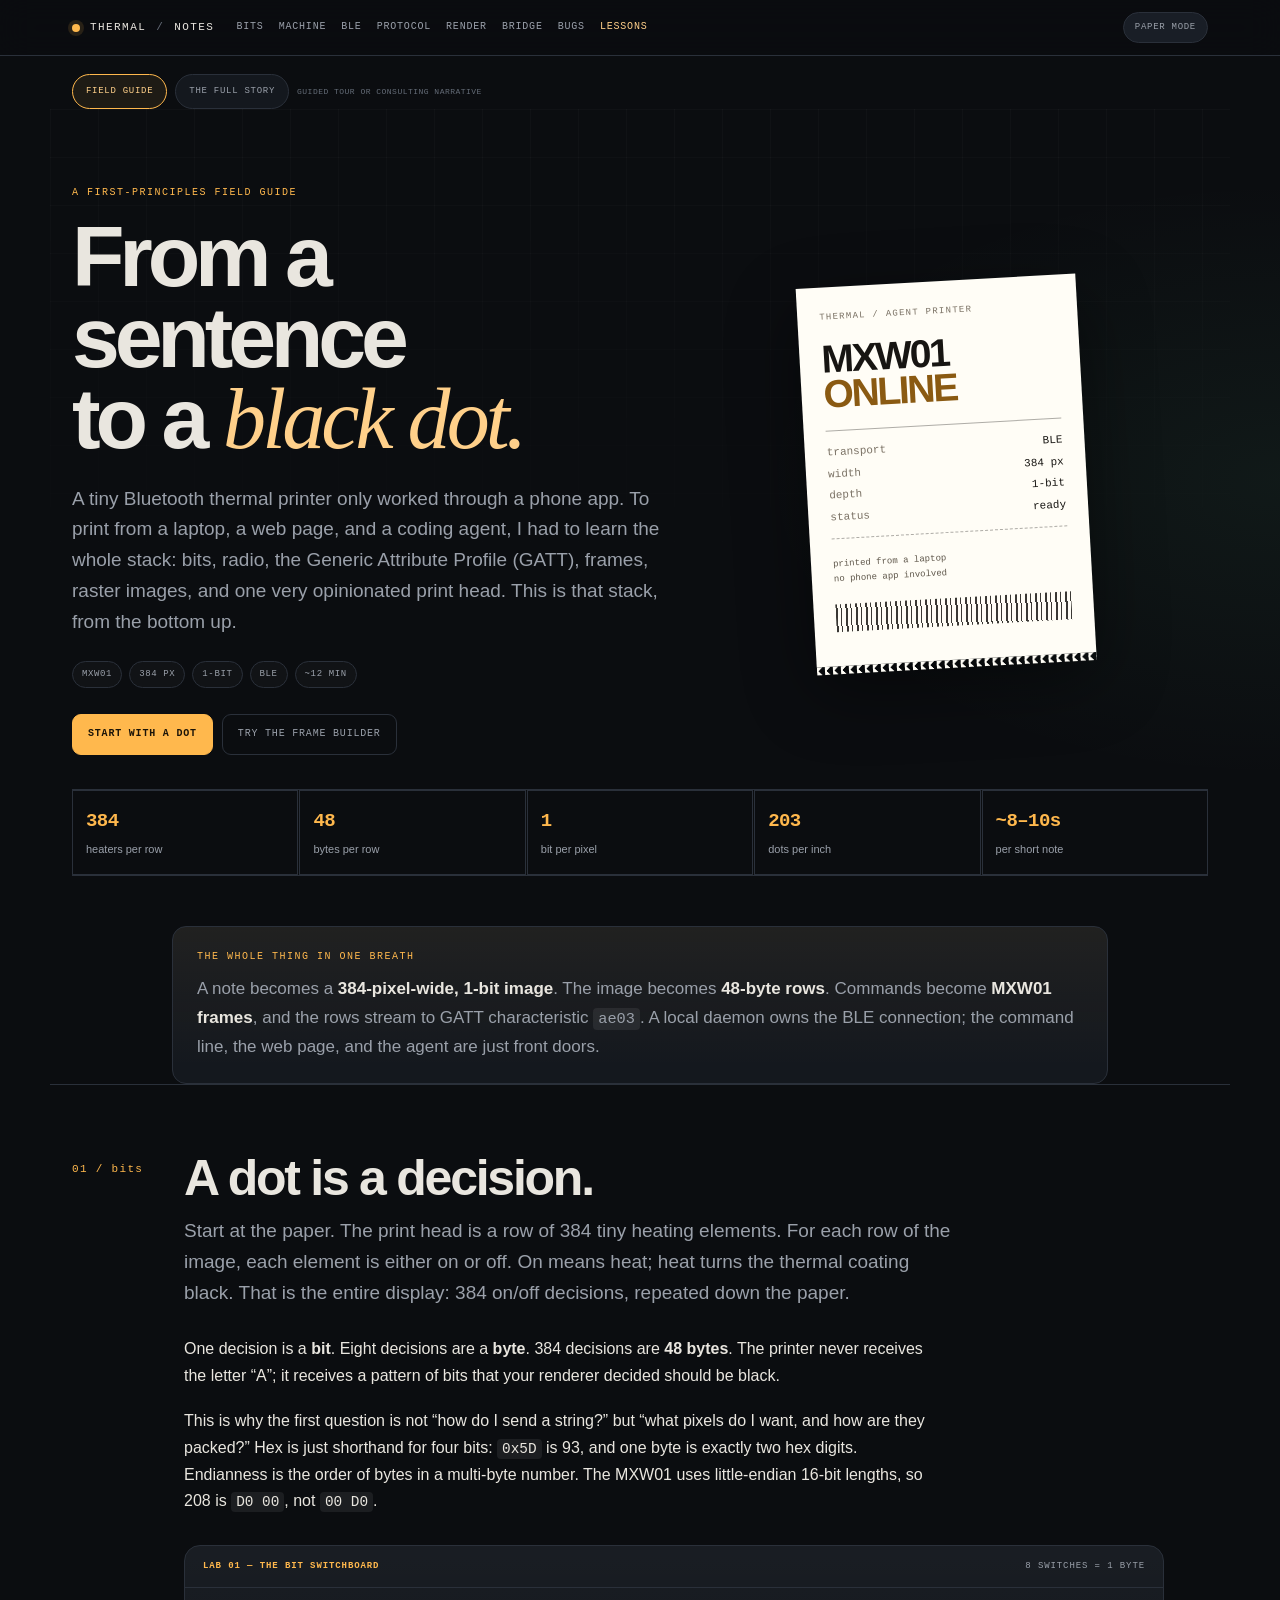
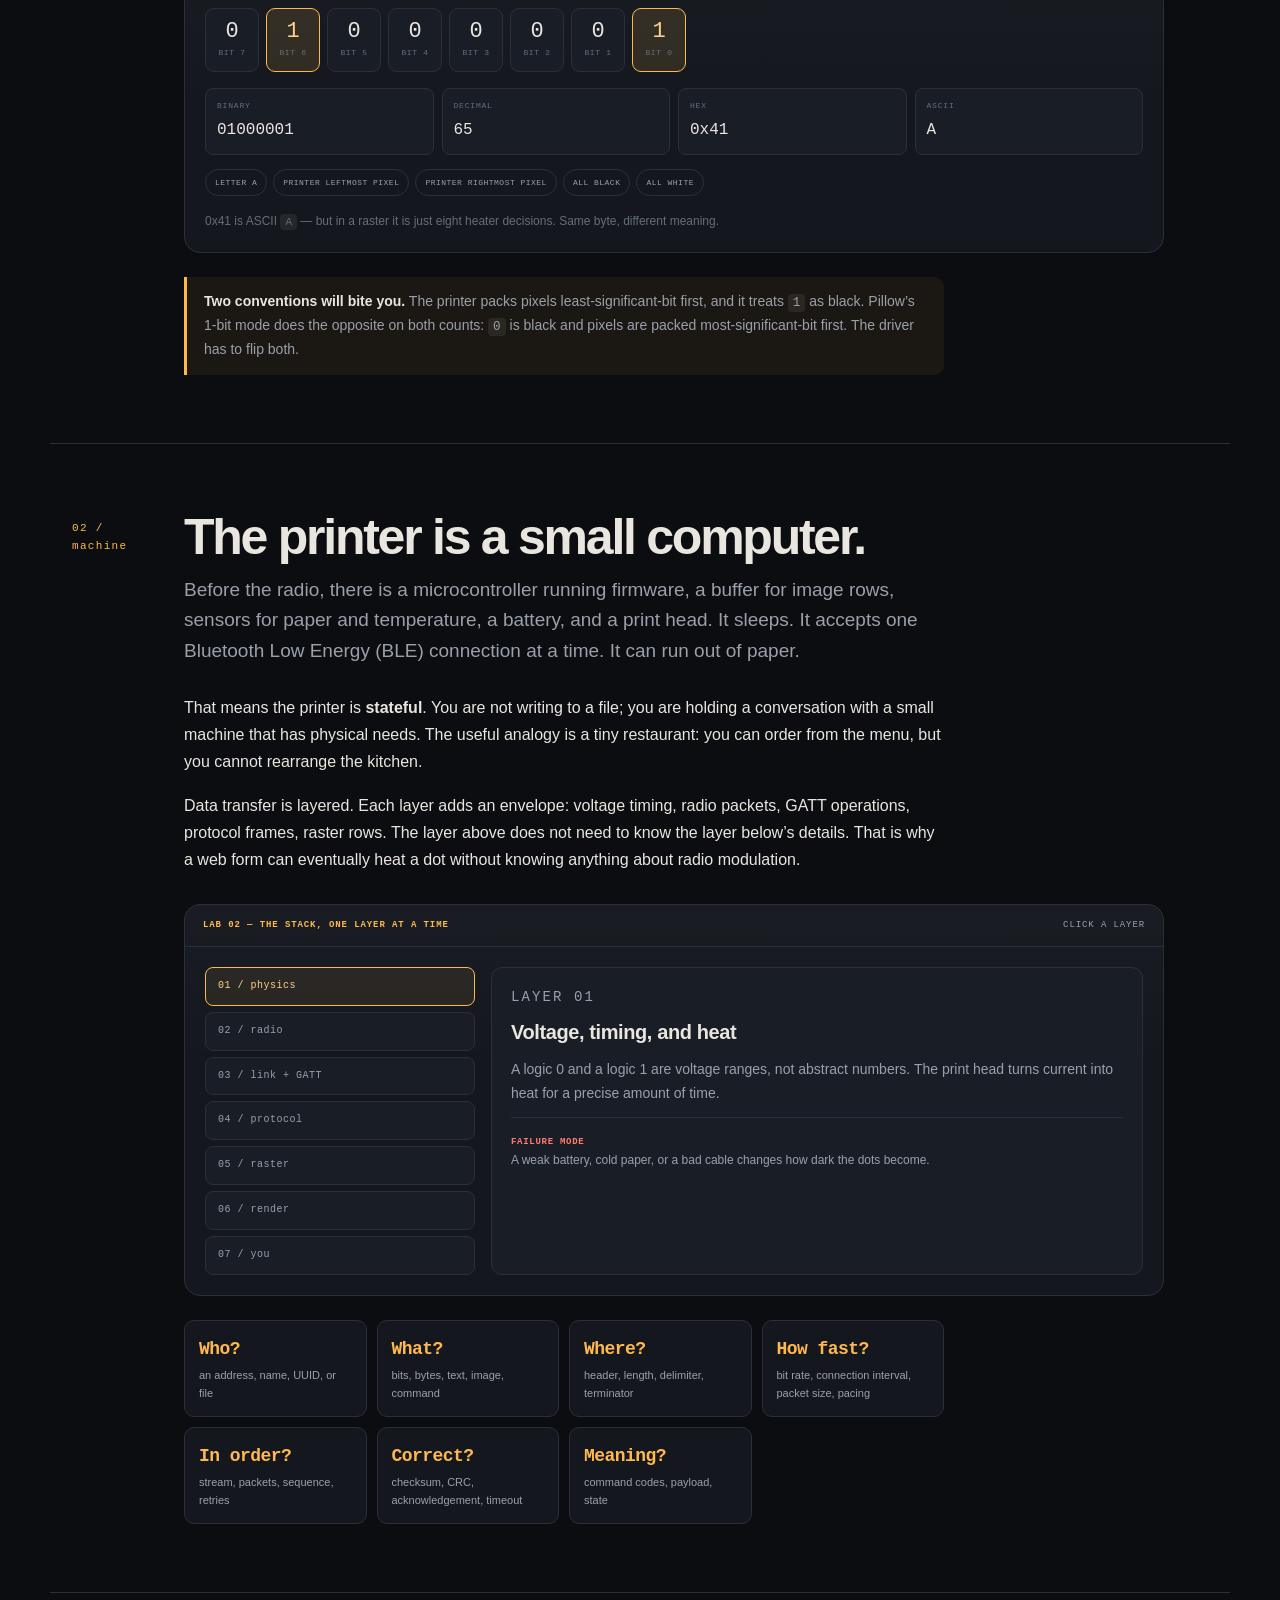
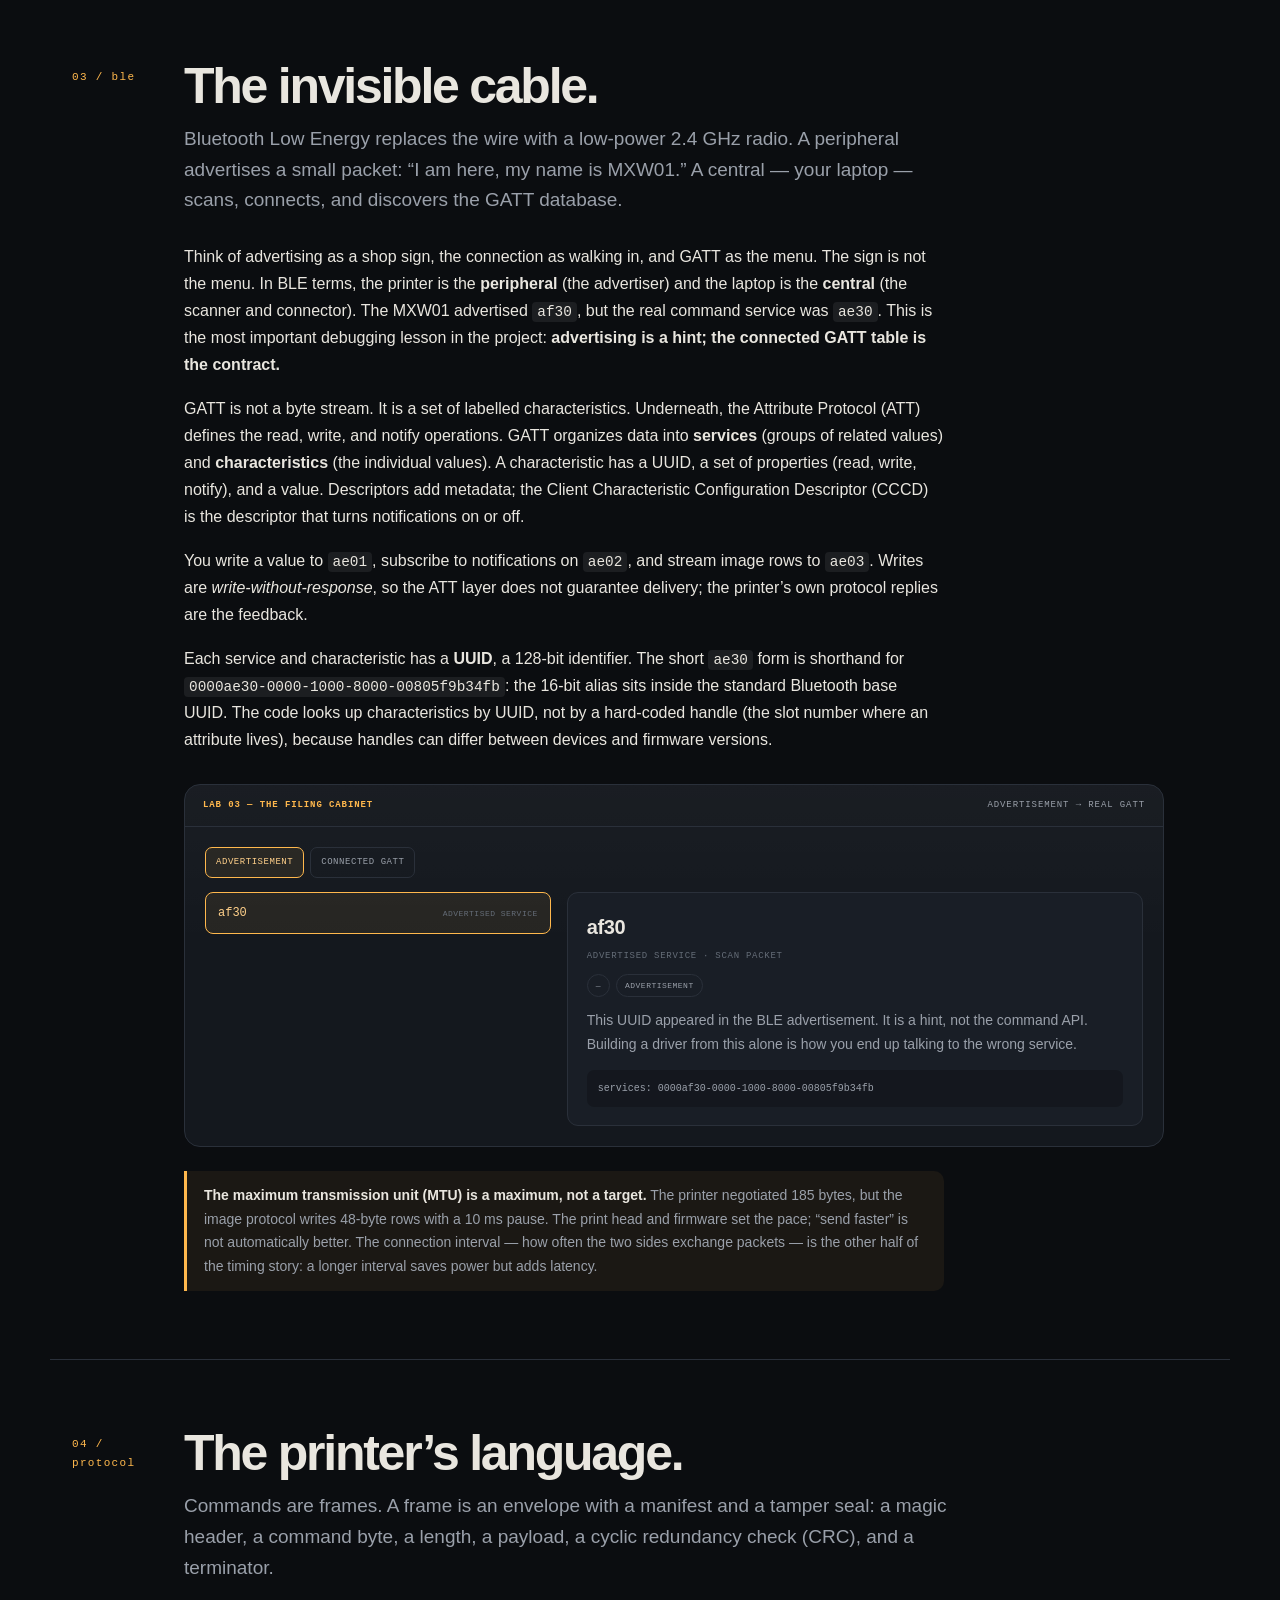
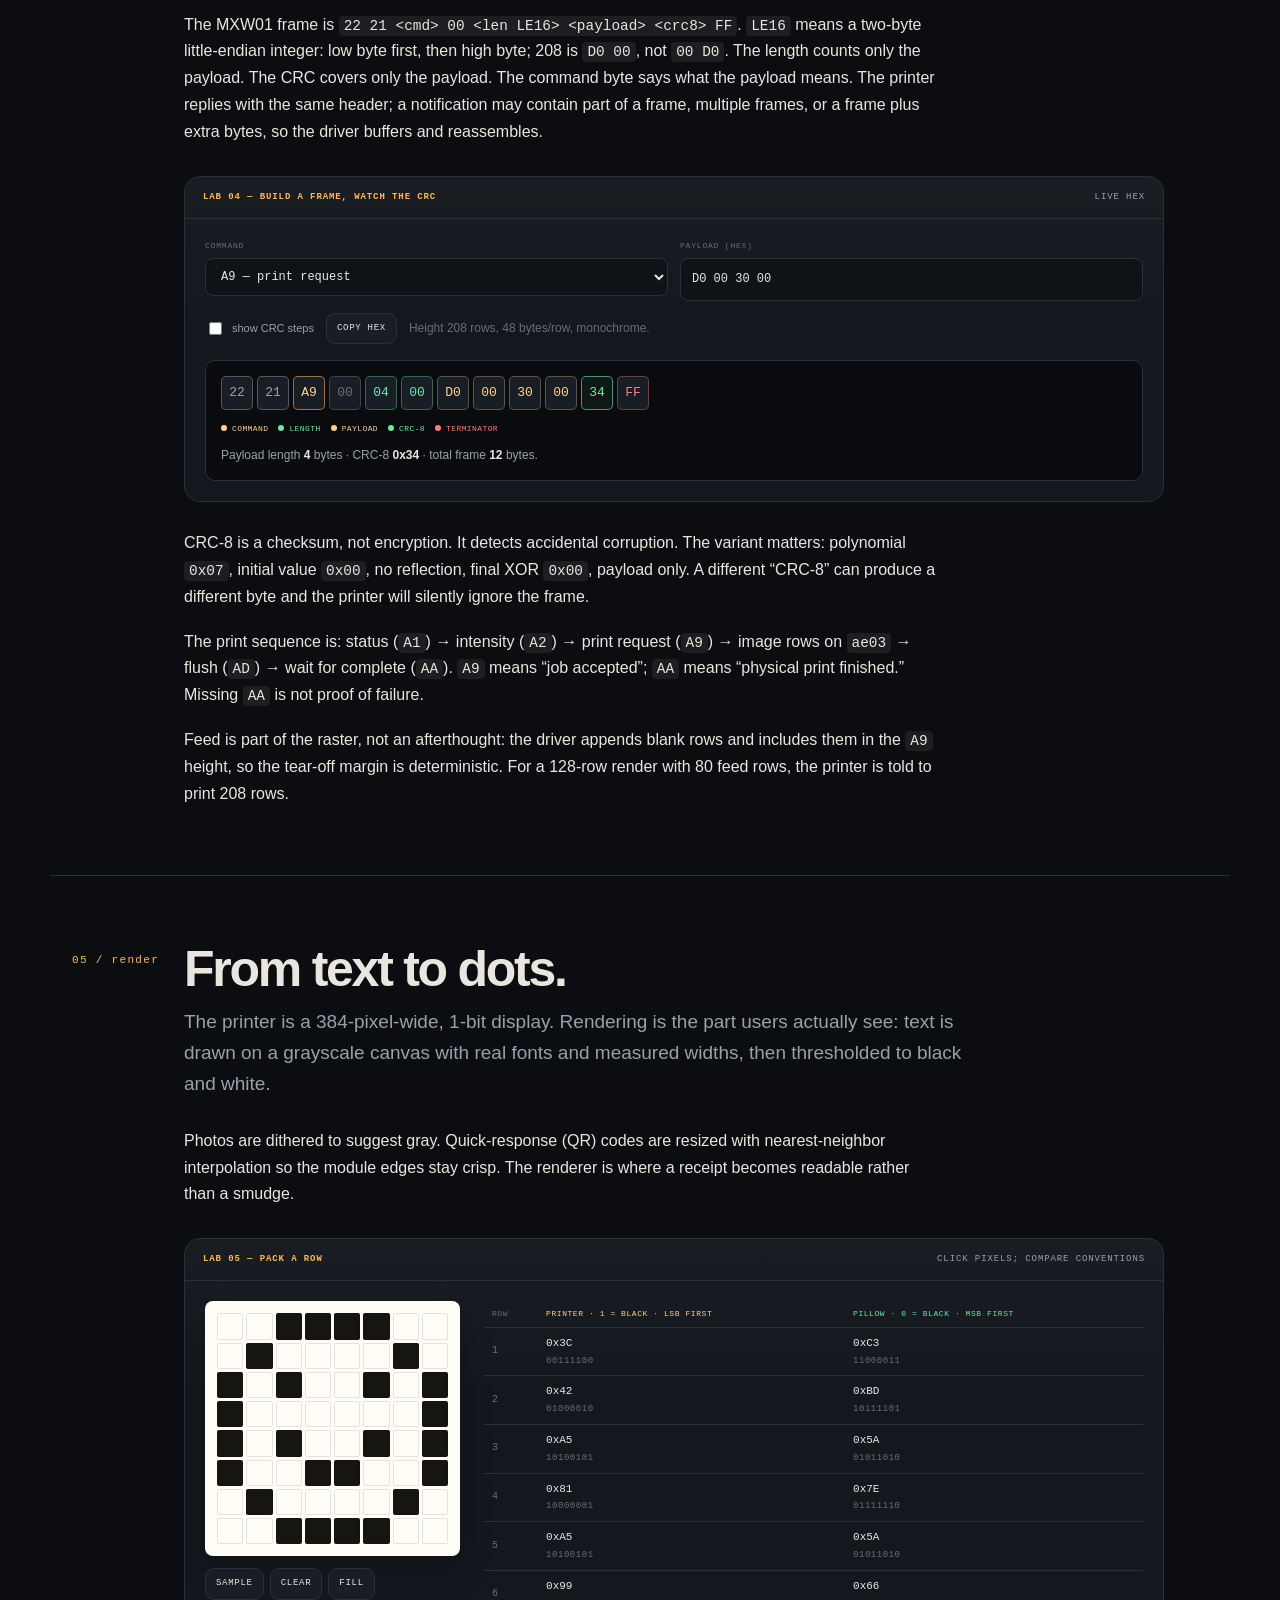
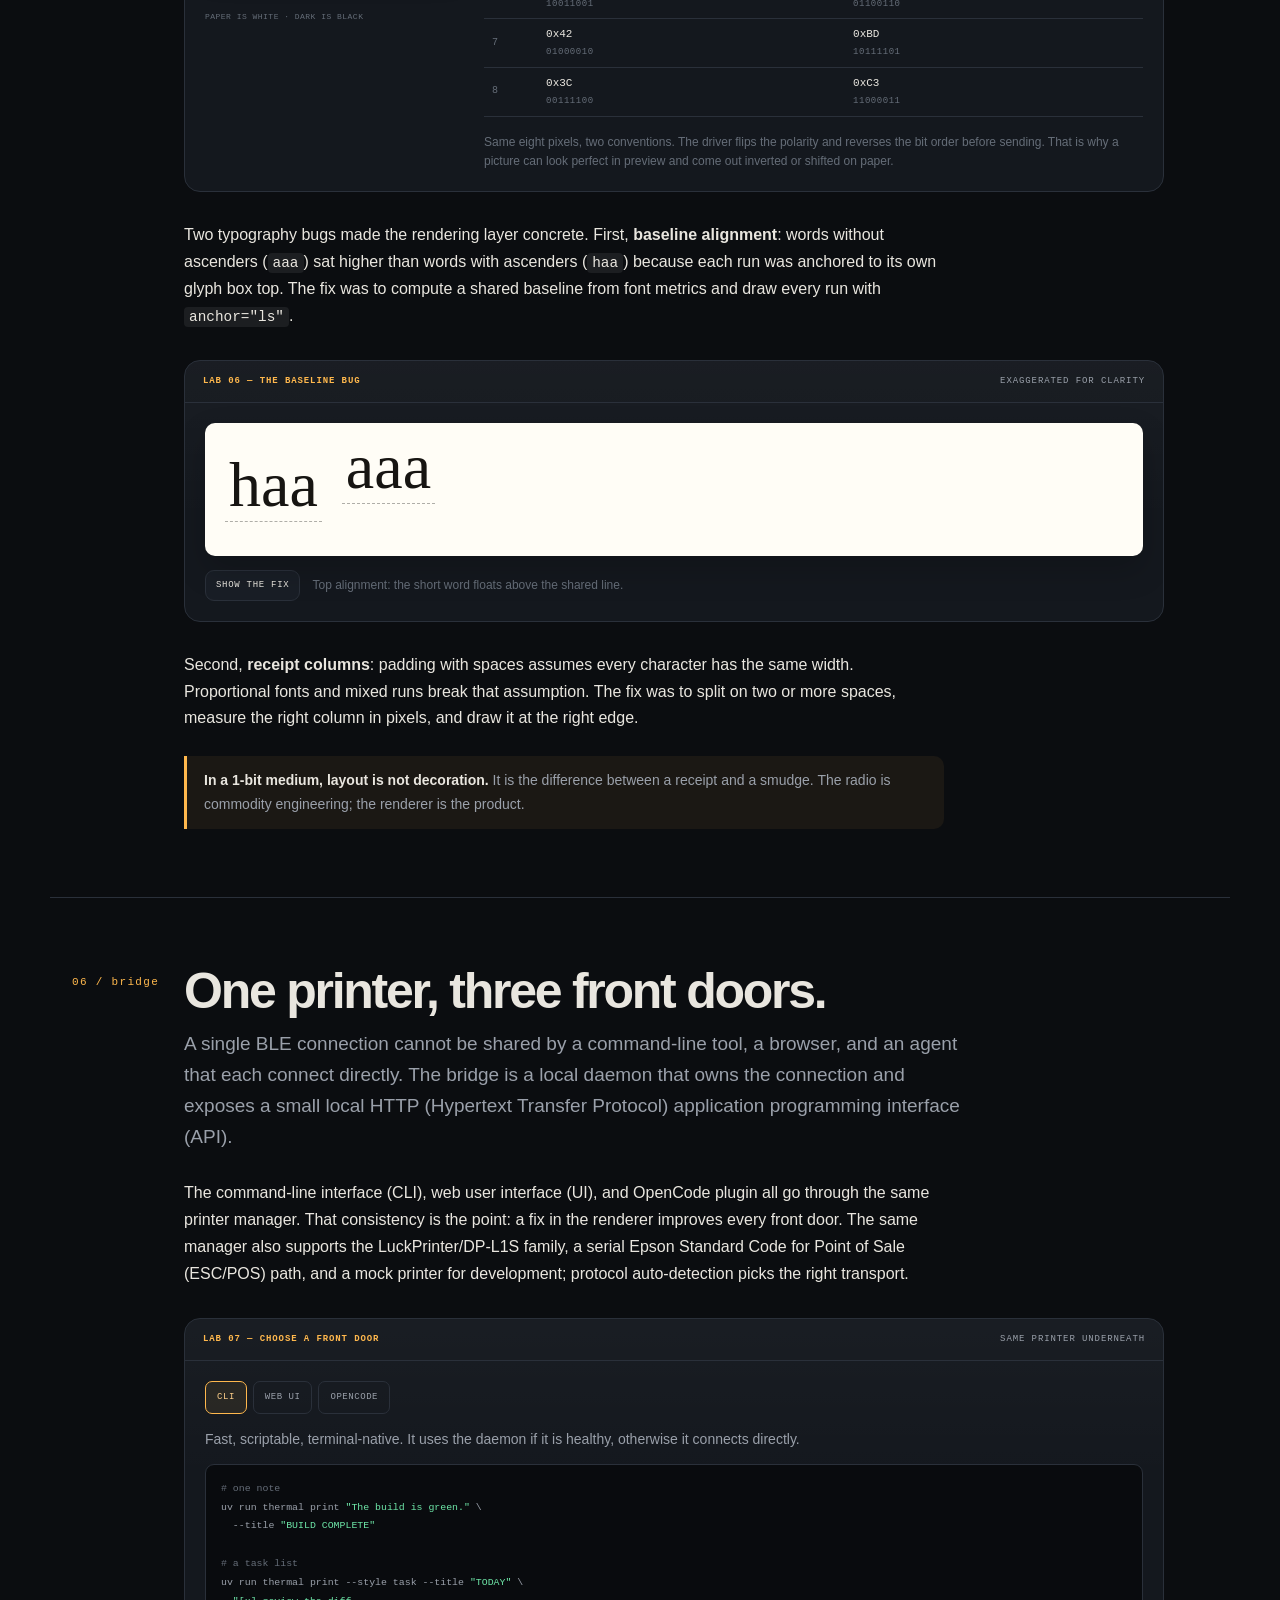
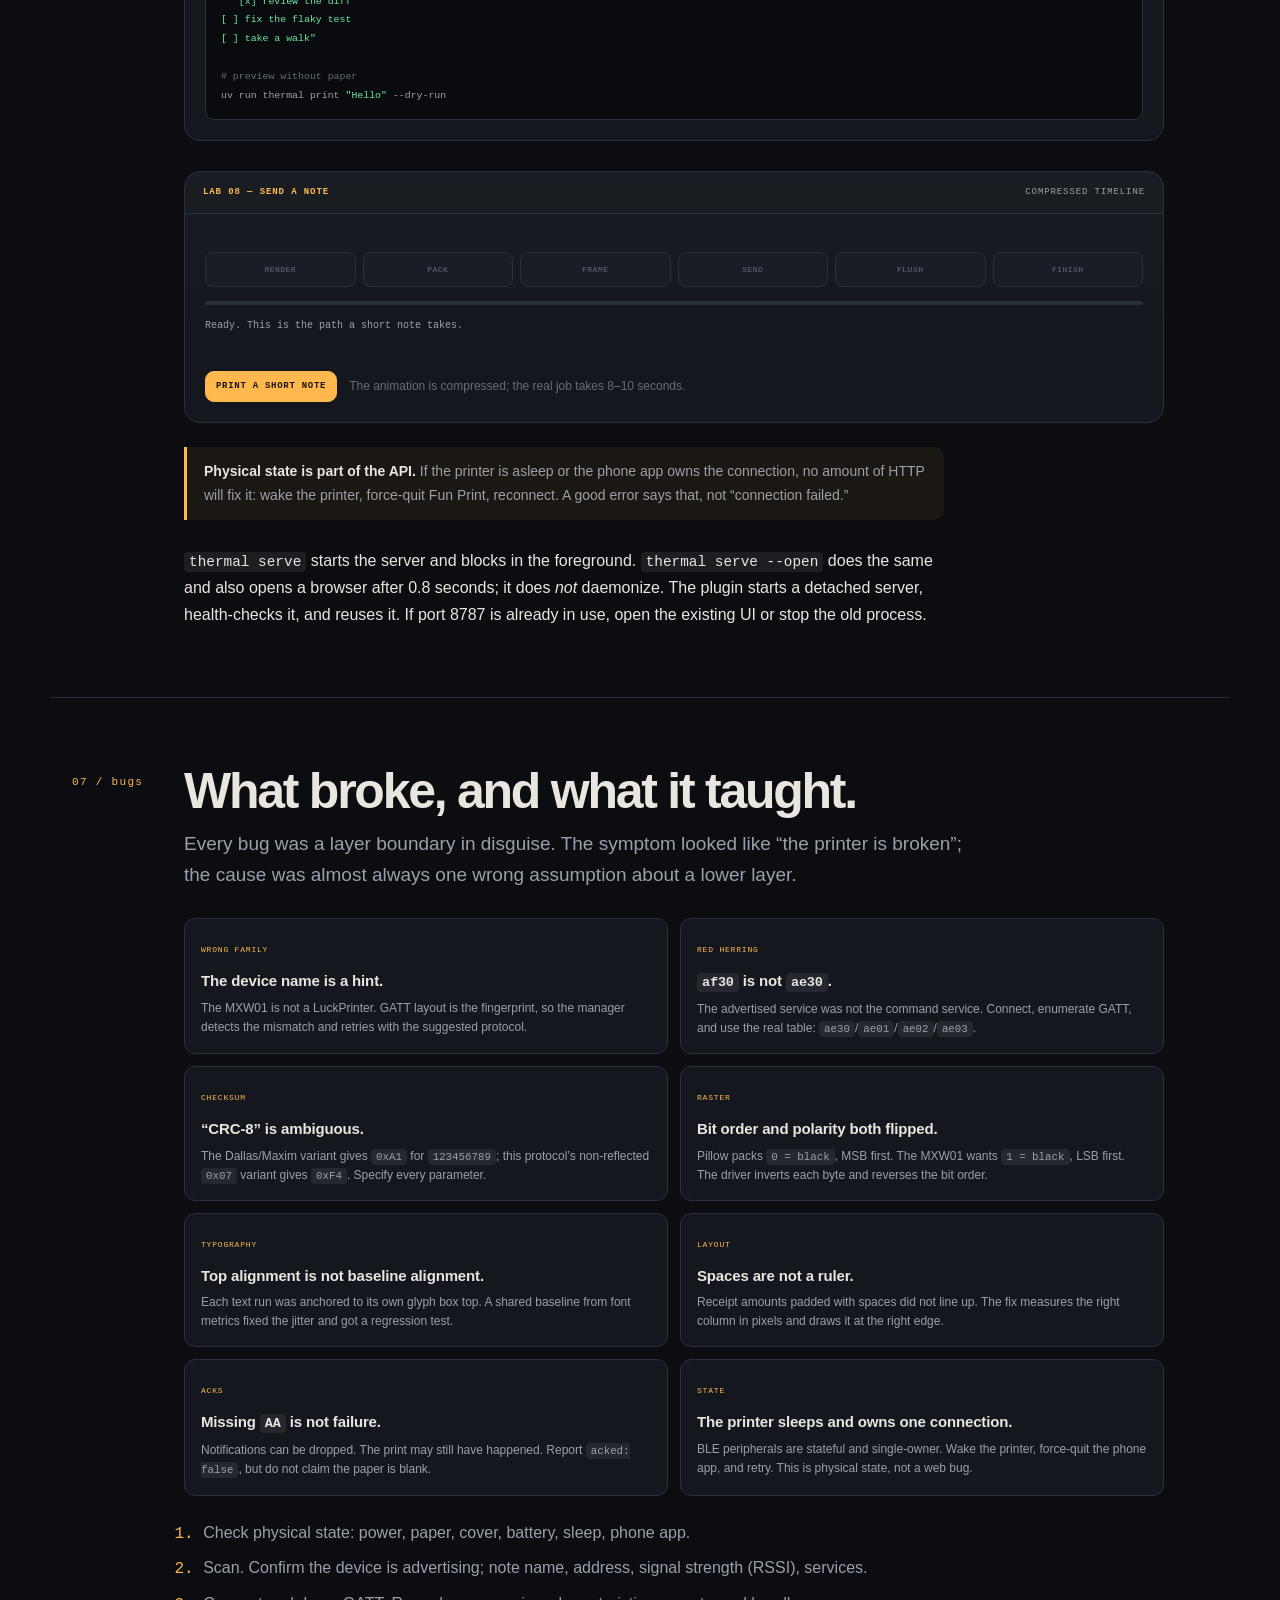
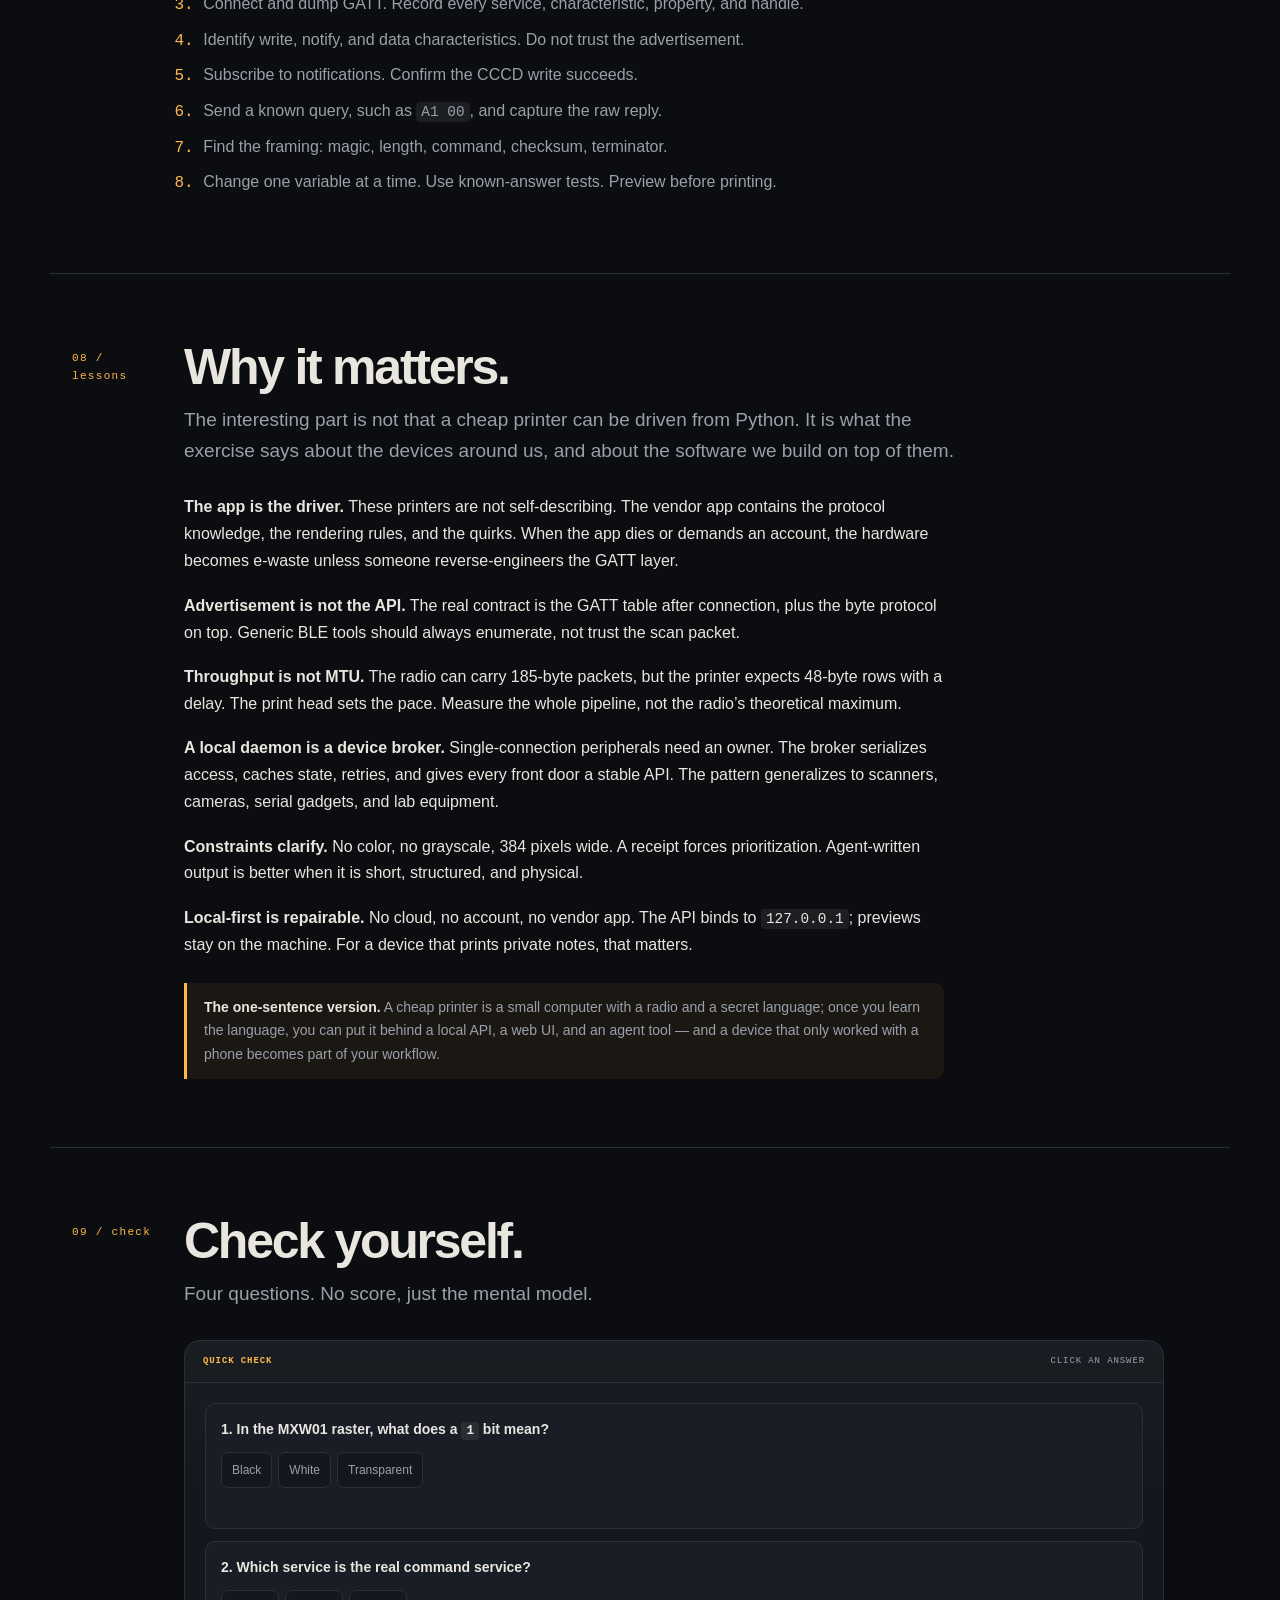
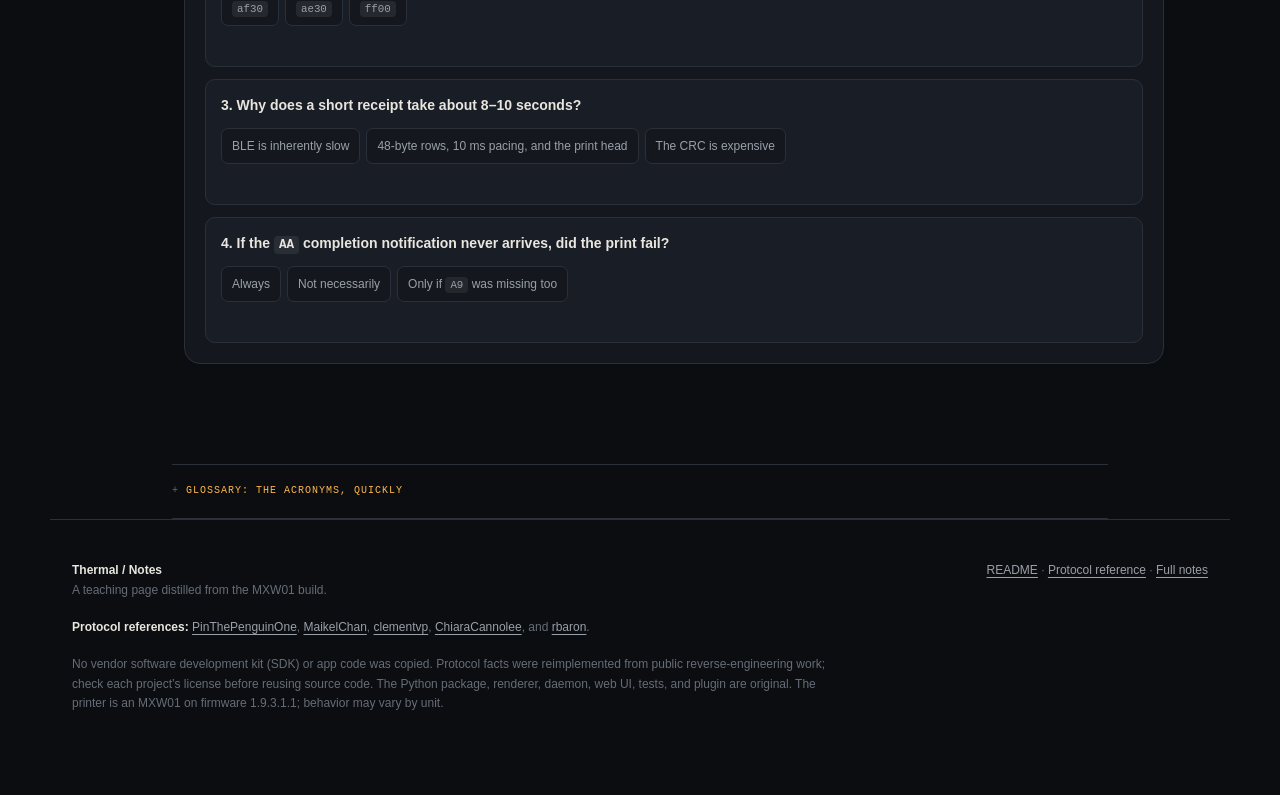
<file: mxw01-teaching.html>
<!doctype html>
<html lang="en">
<head>
<meta charset="utf-8" />
<meta name="viewport" content="width=device-width, initial-scale=1" />
<meta name="description" content="A first-principles, interactive teaching post about the MXW01 Bluetooth thermal printer: bits, BLE, GATT, frames, CRC, raster images, rendering, and the local bridge." />
<title>From a sentence to a black dot — MXW01 teaching notes</title>
<style>
  :root {
    --bg: #0b0d10;
    --bg-2: #101318;
    --panel: #14181e;
    --panel-2: #191e26;
    --line: #2a303a;
    --text: #e9e6df;
    --muted: #9aa0aa;
    --faint: #656d78;
    --accent: #ffb84d;
    --accent-2: #ffd08a;
    --green: #6ee7a8;
    --red: #ff7b72;
    --paper: #fffdf6;
    --ink: #171512;
    --head-bg: rgba(11, 13, 16, 0.84);
    --shadow: 0 24px 70px rgba(0, 0, 0, 0.45);
    --mono: "SFMono-Regular", "SF Mono", Menlo, Consolas, "Liberation Mono", monospace;
    --sans: -apple-system, BlinkMacSystemFont, "Segoe UI", Helvetica, Arial, sans-serif;
    --serif: Georgia, "Times New Roman", serif;
  }

  body[data-theme="paper"] {
    --bg: #f3ede2;
    --bg-2: #ebe2d3;
    --panel: #fffaf0;
    --panel-2: #f8f1e4;
    --line: #d9cfbf;
    --text: #241f18;
    --muted: #6b6255;
    --faint: #8a7f6d;
    --accent: #b45309;
    --accent-2: #92400e;
    --green: #047857;
    --red: #b91c1c;
    --paper: #fffdf6;
    --ink: #171512;
    --head-bg: rgba(243, 237, 226, 0.88);
    --shadow: 0 24px 60px rgba(70, 50, 20, 0.16);
  }

  * { box-sizing: border-box; }
  [hidden] { display: none !important; }
  html { scroll-behavior: smooth; scroll-padding-top: 92px; }
  body {
    margin: 0;
    color: var(--text);
    background:
      radial-gradient(1100px 560px at 8% -8%, rgba(255, 184, 77, 0.09), transparent 62%),
      radial-gradient(900px 520px at 100% 4%, rgba(110, 231, 168, 0.055), transparent 58%),
      var(--bg);
    font-family: var(--sans);
    font-size: 16px;
    line-height: 1.68;
    -webkit-font-smoothing: antialiased;
    text-rendering: optimizeLegibility;
  }
  body[data-theme="paper"] {
    background:
      radial-gradient(1000px 520px at 8% -8%, rgba(180, 83, 9, 0.08), transparent 60%),
      radial-gradient(900px 520px at 100% 4%, rgba(4, 120, 87, 0.045), transparent 58%),
      var(--bg);
  }

  ::selection { background: rgba(255, 184, 77, 0.28); }
  a { color: var(--accent-2); text-decoration-thickness: 1px; text-underline-offset: 3px; }
  button, input, select { font: inherit; }
  button { cursor: pointer; }
  button:disabled { opacity: 0.5; cursor: not-allowed; }
  :focus-visible { outline: 2px solid var(--accent); outline-offset: 3px; }
  h1, h2, h3, p { margin-top: 0; }
  code, kbd {
    font-family: var(--mono);
    font-size: 0.9em;
    background: rgba(255, 255, 255, 0.07);
    padding: 2px 5px;
    border-radius: 4px;
  }
  body[data-theme="paper"] code,
  body[data-theme="paper"] kbd { background: rgba(0, 0, 0, 0.06); }
  pre code { background: none; padding: 0; }
  .sr-only {
    position: absolute; width: 1px; height: 1px; padding: 0; margin: -1px;
    overflow: hidden; clip: rect(0, 0, 0, 0); white-space: nowrap; border: 0;
  }
  .noscript {
    max-width: 1180px; margin: 12px auto 0; padding: 10px 14px;
    border: 1px solid var(--line); border-radius: 8px;
    color: var(--muted); background: var(--panel); font-size: 12px;
  }

  .progress {
    position: fixed; top: 0; left: 0; z-index: 50;
    width: 0; height: 3px; background: var(--accent);
    box-shadow: 0 0 14px rgba(255, 184, 77, 0.45);
  }

  .site-head {
    position: sticky; top: 0; z-index: 40;
    background: var(--head-bg);
    backdrop-filter: blur(16px);
    -webkit-backdrop-filter: blur(16px);
    border-bottom: 1px solid var(--line);
  }
  .site-head-inner {
    max-width: 1180px; margin: 0 auto; padding: 12px 22px;
    display: flex; align-items: center; gap: 22px;
  }
  .brand {
    display: inline-flex; align-items: center; gap: 10px;
    color: var(--text); text-decoration: none;
    font-family: var(--mono); font-size: 11px; letter-spacing: 0.13em;
    text-transform: uppercase; white-space: nowrap;
  }
  .brand .dot {
    width: 8px; height: 8px; border-radius: 50%;
    background: var(--accent);
    box-shadow: 0 0 0 4px rgba(255, 184, 77, 0.12);
  }
  .brand .slash { color: var(--faint); }
  .site-nav {
    display: flex; align-items: center; gap: 15px;
    flex: 1 1 auto; min-width: 0;
    overflow-x: auto; scrollbar-width: none;
  }
  .site-nav::-webkit-scrollbar { display: none; }
  .site-nav a {
    color: var(--muted); text-decoration: none;
    font-family: var(--mono); font-size: 10px; letter-spacing: 0.08em;
    text-transform: uppercase; white-space: nowrap;
  }
  .site-nav a:hover { color: var(--accent-2); }
  .theme-btn {
    margin-left: auto; flex: none;
    border: 1px solid var(--line); background: var(--panel-2); color: var(--muted);
    border-radius: 999px; padding: 7px 11px;
    font-family: var(--mono); font-size: 9px; letter-spacing: 0.08em;
    text-transform: uppercase; white-space: nowrap;
    transition: border-color 140ms ease, color 140ms ease;
  }
  .theme-btn:hover { border-color: var(--accent); color: var(--accent-2); }

  .hero {
    position: relative; overflow: hidden;
    max-width: 1180px; margin: 0 auto; padding: 76px 22px 34px;
    display: grid; grid-template-columns: minmax(0, 1.08fr) minmax(330px, 0.92fr);
    gap: 48px; align-items: center;
  }
  .hero::before {
    content: ""; position: absolute; inset: 0; pointer-events: none;
    background-image:
      linear-gradient(rgba(255, 255, 255, 0.025) 1px, transparent 1px),
      linear-gradient(90deg, rgba(255, 255, 255, 0.025) 1px, transparent 1px);
    background-size: 48px 48px;
    mask-image: linear-gradient(to bottom, black, transparent 78%);
    -webkit-mask-image: linear-gradient(to bottom, black, transparent 78%);
  }
  body[data-theme="paper"] .hero::before {
    background-image:
      linear-gradient(rgba(0, 0, 0, 0.045) 1px, transparent 1px),
      linear-gradient(90deg, rgba(0, 0, 0, 0.045) 1px, transparent 1px);
  }
  .hero-copy { position: relative; z-index: 1; }
  .kicker, .eyebrow {
    font-family: var(--mono); font-size: 10px; letter-spacing: 0.15em;
    text-transform: uppercase; color: var(--accent);
  }
  .kicker { margin: 0 0 14px; }
  h1 {
    margin: 0 0 24px;
    font-size: clamp(48px, 6.8vw, 86px);
    line-height: 0.94; letter-spacing: -0.06em; font-weight: 700;
  }
  h1 em {
    font-family: var(--serif); font-weight: 400; font-style: italic;
    color: var(--accent-2); letter-spacing: -0.045em;
  }
  .standfirst {
    max-width: 640px; margin: 0;
    color: var(--muted); font-size: clamp(16px, 1.8vw, 19px); line-height: 1.62;
  }
  .meta-row { display: flex; flex-wrap: wrap; gap: 7px; margin: 24px 0 26px; }
  .chip {
    border: 1px solid var(--line); border-radius: 999px;
    padding: 5px 9px; background: rgba(255, 255, 255, 0.025);
    color: var(--muted); font-family: var(--mono);
    font-size: 9px; letter-spacing: 0.07em; text-transform: uppercase;
  }
  body[data-theme="paper"] .chip { background: rgba(255, 255, 255, 0.4); }
  .hero-actions { display: flex; flex-wrap: wrap; gap: 9px; }
  .btn {
    display: inline-flex; align-items: center; justify-content: center; gap: 8px;
    border: 1px solid var(--line); background: var(--panel-2); color: var(--text);
    border-radius: 9px; padding: 11px 15px; text-decoration: none;
    font-family: var(--mono); font-size: 10px; letter-spacing: 0.08em;
    text-transform: uppercase; transition: border-color 140ms ease, background 140ms ease, color 140ms ease;
  }
  .btn:hover { border-color: #3b434f; background: #20252d; }
  body[data-theme="paper"] .btn:hover { background: #efe6d7; border-color: #b9ab96; }
  body[data-theme="paper"] .btn.primary { color: #fffaf0; }
  .btn.primary { background: var(--accent); border-color: var(--accent); color: #1b1408; font-weight: 700; }
  .btn.primary:hover { background: var(--accent-2); border-color: var(--accent-2); }
  .btn.ghost { background: transparent; color: var(--muted); }
  .btn.ghost:hover { color: var(--accent-2); }
  .btn.small { padding: 7px 10px; font-size: 9px; }

  .glance-wrap {
    max-width: 1180px; margin: 0 auto; padding: 0 22px 26px;
  }
  .glance {
    display: grid; grid-template-columns: repeat(5, 1fr); gap: 1px;
    background: transparent; border-top: 1px solid var(--line); border-bottom: 1px solid var(--line);
  }
  .glance div { background: var(--bg); padding: 16px 14px; box-shadow: inset 0 0 0 1px var(--line); }
  .glance b {
    display: block; color: var(--accent); font-family: var(--mono);
    font-size: 19px; letter-spacing: -0.03em; font-weight: 600;
  }
  .glance span { display: block; color: var(--muted); font-size: 11px; margin-top: 2px; }

  .hero-art {
    position: relative; z-index: 1; min-height: 500px;
    display: flex; align-items: center; justify-content: center;
  }
  .receipt {
    position: relative; width: min(100%, 280px);
    background: var(--paper); color: var(--ink);
    padding: 24px 22px 34px;
    font-family: var(--mono); font-size: 11px; line-height: 1.5;
    box-shadow: var(--shadow); transform: translateX(-12px) rotate(-3.2deg);
  }
  .receipt::after {
    content: ""; position: absolute; left: 0; right: 0; bottom: -8px; height: 8px;
    background:
      linear-gradient(135deg, var(--paper) 4px, transparent 0) 0 0 / 8px 8px,
      linear-gradient(45deg, var(--paper) 4px, transparent 0) 0 0 / 8px 8px;
  }
  .receipt-brand { color: #7a7164; font-size: 9px; letter-spacing: 0.14em; text-transform: uppercase; }
  .receipt-title {
    margin: 16px 0 18px; font-family: var(--sans); font-weight: 800;
    font-size: 39px; line-height: 0.92; letter-spacing: -0.06em;
  }
  .receipt-title span { color: #8a5a12; }
  .receipt-rule { border-top: 1px solid rgba(23, 21, 18, 0.35); margin: 13px 0; }
  .receipt-rule.dashed { border-top-style: dashed; }
  .receipt-row { display: flex; justify-content: space-between; gap: 12px; margin: 5px 0; }
  .receipt-row span:first-child { color: #7a7164; }
  .receipt-small { margin-top: 18px; color: #5f574b; font-size: 9px; line-height: 1.6; }
  .receipt-barcode {
    height: 28px; margin-top: 18px; opacity: 0.85;
    background: repeating-linear-gradient(90deg, var(--ink) 0 2px, transparent 2px 5px, var(--ink) 5px 6px, transparent 6px 10px);
  }
  .stack-art {
    position: absolute; right: -20px; bottom: 20px;
    display: flex; flex-direction: column; gap: 6px; align-items: flex-end;
  }
  .stack-art span {
    display: block; padding: 5px 8px;
    border: 1px solid var(--line); border-radius: 4px;
    background: rgba(11, 13, 16, 0.78); color: var(--muted);
    font-family: var(--mono); font-size: 8px; letter-spacing: 0.1em;
    text-transform: uppercase; backdrop-filter: blur(8px);
  }
  body[data-theme="paper"] .stack-art span { background: rgba(255, 250, 240, 0.86); }
  .stack-art span:nth-child(1) { border-color: rgba(255, 184, 77, 0.45); color: var(--accent-2); }
  .stack-art span:nth-child(2) { transform: translateX(-14px); }
  .stack-art span:nth-child(3) { transform: translateX(-4px); }
  .stack-art span:nth-child(4) { transform: translateX(-18px); }
  .stack-art span:nth-child(5) { transform: translateX(-8px); }
  .stack-art span:nth-child(6) { transform: translateX(-20px); }
  .stack-art span:nth-child(7) { transform: translateX(-10px); }
  .stack-art span:nth-child(8) { transform: translateX(-24px); }

  .breath {
    max-width: 980px; margin: 24px auto 0; padding: 0 22px;
  }
  .breath-inner {
    border: 1px solid var(--line); border-radius: 14px;
    background: linear-gradient(180deg, rgba(255, 184, 77, 0.055), transparent 140px), var(--panel);
    padding: 22px 24px;
  }
  .breath p:last-child { margin: 8px 0 0; color: var(--muted); font-size: 17px; }
  .breath strong { color: var(--text); }

  .section {
    max-width: 1180px; margin: 0 auto; padding: 68px 22px;
    border-top: 1px solid var(--line);
  }
  .section-head {
    display: grid; grid-template-columns: 88px minmax(0, 1fr);
    gap: 24px; align-items: start; margin-bottom: 28px;
  }
  .section-num {
    padding-top: 7px; color: var(--accent);
    font-family: var(--mono); font-size: 11px; letter-spacing: 0.12em;
  }
  .section h2 {
    margin: 0 0 12px;
    font-size: clamp(31px, 4.2vw, 50px);
    line-height: 1.02; letter-spacing: -0.045em; font-weight: 700;
  }
  .section-lede {
    max-width: 780px; margin: 0;
    color: var(--muted); font-size: clamp(16px, 1.8vw, 19px); line-height: 1.62;
  }
  .prose { max-width: 760px; margin-left: 112px; }
  .prose p { margin-bottom: 1.1em; }
  .prose p:last-child { margin-bottom: 0; }
  .prose strong { color: var(--text); }
  .prose ul, .prose ol { padding-left: 1.2em; margin: 0 0 1.2em; color: var(--muted); }
  .prose li { margin: 0.45em 0; }
  .prose li::marker { color: var(--accent); }

  .lab {
    max-width: 980px; margin: 30px 0 0 112px;
    background: linear-gradient(180deg, rgba(255, 255, 255, 0.025), transparent 160px), var(--panel);
    border: 1px solid var(--line); border-radius: 16px; overflow: hidden;
  }
  .lab-head {
    display: flex; align-items: center; justify-content: space-between; gap: 16px;
    padding: 13px 18px; border-bottom: 1px solid var(--line);
    color: var(--muted); font-family: var(--mono); font-size: 9px;
    letter-spacing: 0.1em; text-transform: uppercase;
  }
  .lab-head strong { color: var(--accent); font-weight: 600; }
  .lab-body { padding: 20px; }
  .lab-note {
    margin: 16px 0 0; color: var(--faint); font-size: 12px; line-height: 1.6;
  }
  .lab-note code { font-size: 0.92em; }

  .callout {
    max-width: 760px; margin: 24px 0 0 112px;
    border-left: 3px solid var(--accent);
    background: rgba(255, 184, 77, 0.065);
    border-radius: 0 10px 10px 0;
    padding: 13px 17px; color: var(--muted); font-size: 14px;
  }
  .callout strong { color: var(--text); }
  body[data-theme="paper"] .callout { background: rgba(180, 83, 9, 0.07); }

  .fact-grid {
    max-width: 760px; margin: 24px 0 0 112px;
    display: grid; grid-template-columns: repeat(4, 1fr); gap: 10px;
  }
  .fact {
    border: 1px solid var(--line); border-radius: 10px;
    background: var(--panel); padding: 13px 14px;
  }
  .fact b {
    display: block; color: var(--accent); font-family: var(--mono);
    font-size: 18px; letter-spacing: -0.03em; font-weight: 600;
  }
  .fact span { display: block; color: var(--muted); font-size: 11px; margin-top: 2px; }

  .bit-row { display: flex; flex-wrap: wrap; gap: 7px; }
  .bit {
    width: 54px; min-height: 64px; border: 1px solid var(--line);
    background: var(--panel-2); color: var(--muted); border-radius: 9px;
    display: flex; flex-direction: column; align-items: center; justify-content: center; gap: 3px;
    font-family: var(--mono); transition: border-color 120ms ease, background 120ms ease, color 120ms ease;
  }
  .bit:hover { border-color: var(--faint); }
  .bit .val { font-size: 22px; line-height: 1; color: var(--text); }
  .bit .pos { font-size: 8px; letter-spacing: 0.08em; color: var(--faint); text-transform: uppercase; }
  .bit.on { border-color: var(--accent); background: rgba(255, 184, 77, 0.12); }
  .bit.on .val { color: var(--accent-2); }
  .readouts {
    display: grid; grid-template-columns: repeat(4, 1fr); gap: 8px; margin-top: 16px;
  }
  .readout {
    border: 1px solid var(--line); border-radius: 8px; background: var(--panel-2);
    padding: 10px 11px;
  }
  .readout span {
    display: block; color: var(--faint); font-family: var(--mono);
    font-size: 8px; letter-spacing: 0.1em; text-transform: uppercase;
  }
  .readout code {
    display: block; margin-top: 4px; background: none; padding: 0;
    color: var(--text); font-size: 16px;
  }
  .preset-row { display: flex; flex-wrap: wrap; gap: 6px; margin-top: 14px; }
  .preset-btn {
    border: 1px solid var(--line); background: transparent; color: var(--muted);
    border-radius: 999px; padding: 6px 9px;
    font-family: var(--mono); font-size: 8px; letter-spacing: 0.06em; text-transform: uppercase;
  }
  .preset-btn:hover { border-color: var(--accent); color: var(--accent-2); }

  .layer-explorer { display: grid; grid-template-columns: 270px minmax(0, 1fr); gap: 16px; }
  .layer-list { display: flex; flex-direction: column; gap: 6px; }
  .layer-btn {
    text-align: left; border: 1px solid var(--line); background: var(--panel-2);
    color: var(--muted); border-radius: 8px; padding: 10px 12px;
    font-family: var(--mono); font-size: 10px; letter-spacing: 0.05em;
    transition: border-color 120ms ease, color 120ms ease, background 120ms ease;
  }
  .layer-btn:hover { border-color: var(--faint); color: var(--text); }
  .layer-btn.active { border-color: var(--accent); color: var(--accent-2); background: rgba(255, 184, 77, 0.08); }
  .layer-detail {
    min-height: 220px; border: 1px solid var(--line); border-radius: 11px;
    background: var(--panel-2); padding: 18px 19px;
  }
  .layer-detail .eyebrow { margin-bottom: 7px; }
  .layer-detail h3 { margin: 0 0 8px; font-size: 20px; letter-spacing: -0.02em; }
  .layer-detail p { margin: 0 0 10px; color: var(--muted); font-size: 14px; }
  .layer-detail .fail {
    margin-top: 12px; padding-top: 12px; border-top: 1px solid var(--line);
    color: var(--muted); font-size: 12px;
  }
  .layer-detail .fail b { color: var(--red); font-family: var(--mono); font-size: 9px; letter-spacing: 0.08em; text-transform: uppercase; }

  .gatt-tabs { display: flex; flex-wrap: wrap; gap: 6px; margin-bottom: 14px; }
  .gatt-tab {
    border: 1px solid var(--line); background: transparent; color: var(--muted);
    border-radius: 7px; padding: 7px 10px;
    font-family: var(--mono); font-size: 9px; letter-spacing: 0.06em; text-transform: uppercase;
  }
  .gatt-tab:hover { border-color: var(--faint); color: var(--text); }
  .gatt-tab.active { border-color: var(--accent); color: var(--accent-2); background: rgba(255, 184, 77, 0.08); }
  .gatt-body { display: grid; grid-template-columns: minmax(220px, 0.75fr) minmax(0, 1.25fr); gap: 16px; }
  .gatt-list { display: flex; flex-direction: column; gap: 6px; }
  .gatt-item {
    text-align: left; border: 1px solid var(--line); background: var(--panel-2);
    border-radius: 8px; padding: 10px 12px; color: var(--muted);
    display: flex; align-items: baseline; justify-content: space-between; gap: 12px;
  }
  .gatt-item:hover { border-color: var(--faint); }
  .gatt-item.active { border-color: var(--accent); background: rgba(255, 184, 77, 0.08); color: var(--text); }
  .gatt-item .uuid { font-family: var(--mono); font-size: 12px; color: var(--text); }
  .gatt-item .kind { font-family: var(--mono); font-size: 8px; letter-spacing: 0.06em; text-transform: uppercase; color: var(--faint); }
  .gatt-item.service .uuid { color: var(--accent-2); }
  .gatt-detail {
    border: 1px solid var(--line); border-radius: 11px; background: var(--panel-2);
    padding: 18px 19px; min-height: 220px;
  }
  .gatt-detail h3 { margin: 0 0 4px; font-size: 20px; letter-spacing: -0.02em; }
  .gatt-detail .sub {
    color: var(--faint); font-family: var(--mono); font-size: 9px;
    letter-spacing: 0.08em; text-transform: uppercase;
  }
  .gatt-detail p { color: var(--muted); font-size: 14px; margin: 12px 0; }
  .gatt-meta { display: flex; flex-wrap: wrap; gap: 6px; margin: 10px 0 0; }
  .gatt-pill {
    border: 1px solid var(--line); border-radius: 999px; padding: 4px 8px;
    color: var(--muted); font-family: var(--mono); font-size: 8px;
    letter-spacing: 0.06em; text-transform: uppercase;
  }
  .gatt-pill.out { color: var(--accent-2); border-color: rgba(255, 184, 77, 0.35); }
  .gatt-pill.in { color: var(--green); border-color: rgba(110, 231, 168, 0.35); }
  .gatt-example {
    margin-top: 14px; padding: 10px 11px; border-radius: 7px;
    background: rgba(0, 0, 0, 0.22); color: var(--muted);
    font-family: var(--mono); font-size: 10px; line-height: 1.7; overflow-x: auto;
  }
  body[data-theme="paper"] .gatt-example { background: rgba(0, 0, 0, 0.045); }

  .frame-controls { display: grid; grid-template-columns: 1fr 1fr; gap: 12px; }
  .field label {
    display: block; color: var(--faint); font-family: var(--mono);
    font-size: 8px; letter-spacing: 0.1em; text-transform: uppercase; margin-bottom: 6px;
  }
  .field select, .field input[type="text"] {
    width: 100%; border: 1px solid var(--line); background: #0f1216;
    color: var(--text); border-radius: 8px; padding: 10px 11px;
    font-family: var(--mono); font-size: 12px; outline: none;
  }
  body[data-theme="paper"] .field select,
  body[data-theme="paper"] .field input[type="text"] { background: #fffdf6; }
  .field select:focus, .field input[type="text"]:focus {
    border-color: rgba(255, 184, 77, 0.55); box-shadow: 0 0 0 3px rgba(255, 184, 77, 0.08);
  }
  .frame-tools { display: flex; flex-wrap: wrap; align-items: center; gap: 12px; margin-top: 12px; }
  .checkline {
    display: inline-flex; align-items: center; gap: 7px;
    color: var(--muted); font-size: 11px;
  }
  .checkline input { accent-color: var(--accent); }
  .frame-output {
    margin-top: 16px; padding: 15px; border: 1px solid var(--line);
    border-radius: 10px; background: #090b0e; overflow-x: auto;
  }
  body[data-theme="paper"] .frame-output { background: #fdf8ee; }
  .frame-bytes { display: flex; flex-wrap: wrap; gap: 4px; }
  .byte {
    display: inline-flex; align-items: center; justify-content: center;
    min-width: 32px; height: 34px; padding: 0 7px;
    border: 1px solid var(--line); border-radius: 5px;
    background: var(--panel-2); color: var(--text);
    font-family: var(--mono); font-size: 13px;
  }
  .byte.header { border-color: rgba(154, 160, 170, 0.45); color: var(--muted); }
  .byte.cmd { border-color: rgba(255, 184, 77, 0.55); color: var(--accent-2); }
  .byte.reserved { border-color: rgba(154, 160, 170, 0.28); color: var(--faint); }
  .byte.length { border-color: rgba(110, 231, 168, 0.35); color: var(--green); }
  .byte.payload { border-color: rgba(255, 208, 138, 0.3); color: var(--accent-2); }
  .byte.crc { border-color: rgba(110, 231, 168, 0.6); color: var(--green); background: rgba(110, 231, 168, 0.06); }
  .byte.end { border-color: rgba(255, 123, 114, 0.35); color: var(--red); }
  .frame-legend { display: flex; flex-wrap: wrap; gap: 10px; margin-top: 12px; color: var(--faint); font-family: var(--mono); font-size: 8px; letter-spacing: 0.05em; text-transform: uppercase; }
  .frame-legend span::before { content: ""; display: inline-block; width: 6px; height: 6px; border-radius: 50%; margin-right: 5px; background: currentColor; }
  .frame-legend .l-cmd { color: var(--accent-2); }
  .frame-legend .l-len { color: var(--green); }
  .frame-legend .l-payload { color: var(--accent-2); }
  .frame-legend .l-crc { color: var(--green); }
  .frame-legend .l-end { color: var(--red); }
  .frame-summary { margin: 10px 0 0; color: var(--muted); font-size: 12px; }
  .frame-summary b { color: var(--text); }
  .crc-steps { margin-top: 12px; border-top: 1px solid var(--line); padding-top: 12px; }
  .crc-steps table { width: 100%; border-collapse: collapse; font-family: var(--mono); font-size: 10px; color: var(--muted); }
  .crc-steps th, .crc-steps td { text-align: left; padding: 4px 6px; border-bottom: 1px solid var(--line); }
  .crc-steps th { color: var(--faint); font-weight: 500; text-transform: uppercase; letter-spacing: 0.07em; font-size: 8px; }
  .frame-error { color: var(--red); font-family: var(--mono); font-size: 11px; }

  .raster-wrap { display: grid; grid-template-columns: 255px minmax(0, 1fr); gap: 24px; align-items: start; }
  .pixel-paper {
    padding: 12px; background: var(--paper); border-radius: 8px;
    box-shadow: 0 14px 32px rgba(0, 0, 0, 0.28); width: 100%; max-width: 320px;
  }
  .pixel-grid { display: grid; grid-template-columns: repeat(8, 1fr); gap: 3px; }
  .pixel {
    aspect-ratio: 1; border: 0; border-radius: 2px; background: #fffdf6;
    box-shadow: inset 0 0 0 1px rgba(0, 0, 0, 0.1); padding: 0;
  }
  .pixel.black { background: #171512; }
  .pixel:hover { box-shadow: inset 0 0 0 1px rgba(180, 83, 9, 0.65); }
  .raster-tools { display: flex; flex-wrap: wrap; gap: 6px; margin-top: 12px; }
  .raster-legend { margin: 10px 0 0; color: var(--faint); font-family: var(--mono); font-size: 8px; letter-spacing: 0.06em; text-transform: uppercase; }
  .raster-table-wrap { overflow-x: auto; }
  .raster-table { width: 100%; border-collapse: collapse; font-family: var(--mono); font-size: 10px; color: var(--muted); }
  .raster-table th, .raster-table td { text-align: left; padding: 6px 8px; border-bottom: 1px solid var(--line); white-space: nowrap; }
  .raster-table th { color: var(--faint); font-weight: 500; text-transform: uppercase; letter-spacing: 0.07em; font-size: 8px; }
  .raster-table td:first-child { color: var(--faint); }
  .raster-table code { background: none; padding: 0; color: var(--text); font-size: 11px; }
  .raster-table .bits { color: var(--faint); font-size: 9px; letter-spacing: 0.06em; }
  .raster-table .printer-col { color: var(--accent-2); }
  .raster-table .pillow-col { color: var(--green); }

  .type-stage {
    position: relative; overflow: hidden; padding: 30px 24px 34px;
    border-radius: 10px; background: var(--paper); color: var(--ink);
    box-shadow: 0 14px 32px rgba(0, 0, 0, 0.18);
  }
  .type-words {
    display: flex; align-items: baseline; gap: 28px;
    font-family: var(--serif); font-size: clamp(42px, 6vw, 64px); line-height: 1;
  }
  .type-words span { position: relative; display: inline-block; padding-bottom: 5px; transition: transform 260ms ease; }
  .type-words span::after {
    content: ""; position: absolute; left: -4px; right: -4px; bottom: 0;
    border-top: 1px dashed rgba(23, 21, 18, 0.34);
  }
  .type-stage[data-mode="top"] .short { transform: translateY(-18px); }
  .type-caption { margin: 14px 0 0; color: var(--faint); font-size: 12px; }
  .type-controls { display: flex; flex-wrap: wrap; align-items: center; gap: 12px; margin-top: 14px; }
  .type-controls .lab-note { margin: 0; }

  .door-tabs { display: flex; flex-wrap: wrap; gap: 6px; margin-bottom: 14px; }
  .door-tab {
    border: 1px solid var(--line); background: transparent; color: var(--muted);
    border-radius: 7px; padding: 8px 11px;
    font-family: var(--mono); font-size: 9px; letter-spacing: 0.06em; text-transform: uppercase;
  }
  .door-tab:hover { border-color: var(--faint); color: var(--text); }
  .door-tab.active { border-color: var(--accent); color: var(--accent-2); background: rgba(255, 184, 77, 0.08); }
  .door-panel { display: none; }
  .door-panel.active { display: block; }
  .door-panel p { color: var(--muted); font-size: 14px; margin: 0 0 12px; }
  pre {
    margin: 0; padding: 14px 15px; border: 1px solid var(--line); border-radius: 9px;
    background: #090b0e; color: var(--muted); overflow-x: auto;
    font-family: var(--mono); font-size: 11px; line-height: 1.7;
  }
  body[data-theme="paper"] pre { background: #fdf8ee; }
  pre .c { color: var(--faint); }
  pre .k { color: var(--accent-2); }
  pre .s { color: var(--green); }

  .journey-track {
    display: grid; grid-template-columns: repeat(6, 1fr); gap: 7px; margin: 18px 0 14px;
  }
  .stage {
    border: 1px solid var(--line); border-radius: 8px; padding: 10px 6px;
    background: var(--panel-2); color: var(--faint); text-align: center;
    font-family: var(--mono); font-size: 8px; letter-spacing: 0.06em;
    text-transform: uppercase; transition: border-color 160ms ease, color 160ms ease, background 160ms ease;
  }
  .stage.active { border-color: var(--accent); color: var(--accent-2); background: rgba(255, 184, 77, 0.1); }
  .stage.done { border-color: rgba(110, 231, 168, 0.4); color: var(--green); }
  .journey-bar { height: 4px; border-radius: 999px; background: var(--line); overflow: hidden; }
  .journey-bar span { display: block; width: 0; height: 100%; background: var(--accent); transition: width 260ms ease; }
  .journey-log {
    min-height: 42px; margin: 12px 0 0; color: var(--muted);
    font-family: var(--mono); font-size: 10px; line-height: 1.7;
  }
  .journey-log b { color: var(--accent-2); font-weight: 500; }

  .bug-grid { max-width: 980px; margin: 28px 0 0 112px; display: grid; grid-template-columns: repeat(2, 1fr); gap: 12px; }
  .bug {
    border: 1px solid var(--line); border-radius: 11px; background: var(--panel);
    padding: 15px 16px;
  }
  .bug .tag {
    display: inline-block; color: var(--accent); font-family: var(--mono);
    font-size: 8px; letter-spacing: 0.1em; text-transform: uppercase;
  }
  .bug h3 { margin: 7px 0 5px; font-size: 15px; letter-spacing: -0.01em; }
  .bug p { margin: 0; color: var(--muted); font-size: 12px; line-height: 1.6; }

  .ladder { max-width: 760px; margin: 24px 0 0 112px; padding-left: 1.2em; color: var(--muted); }
  .ladder li { margin: 0.55em 0; }
  .ladder li::marker { color: var(--accent); font-family: var(--mono); }

  .quiz { display: flex; flex-direction: column; gap: 12px; }
  .quiz-q { border: 1px solid var(--line); border-radius: 10px; background: var(--panel-2); padding: 14px 15px; }
  .quiz-q h3 { margin: 0 0 10px; font-size: 14px; }
  .quiz-opts { display: flex; flex-wrap: wrap; gap: 6px; }
  .quiz-opt {
    border: 1px solid var(--line); background: var(--panel); color: var(--muted);
    border-radius: 7px; padding: 7px 10px; font-size: 12px; text-align: left;
  }
  .quiz-opt:hover { border-color: var(--faint); color: var(--text); }
  .quiz-opt.correct { border-color: var(--green); color: var(--green); background: rgba(110, 231, 168, 0.07); }
  .quiz-opt.wrong { border-color: var(--red); color: var(--red); background: rgba(255, 123, 114, 0.06); }
  .quiz-feedback { min-height: 18px; margin: 8px 0 0; color: var(--faint); font-size: 11px; }

  .glossary {
    max-width: 980px; margin: 32px auto 0; padding: 0 22px;
  }
  .glossary details {
    border-top: 1px solid var(--line); border-bottom: 1px solid var(--line);
    padding: 18px 0;
  }
  .glossary summary {
    cursor: pointer; color: var(--accent); font-family: var(--mono);
    font-size: 10px; letter-spacing: 0.1em; text-transform: uppercase;
    list-style: none;
  }
  .glossary summary::-webkit-details-marker { display: none; }
  .glossary summary::before { content: "+ "; color: var(--faint); }
  .glossary details[open] summary::before { content: "− "; }
  .glossary-grid {
    display: grid; grid-template-columns: repeat(2, minmax(0, 1fr));
    gap: 7px 24px; margin-top: 16px;
  }
  .glossary-grid div { display: flex; gap: 9px; color: var(--muted); font-size: 12px; line-height: 1.5; }
  .glossary-grid b {
    flex: 0 0 72px; color: var(--text); font-family: var(--mono);
    font-size: 9px; letter-spacing: 0.05em; padding-top: 3px;
  }

  .view-switch {
    max-width: 1180px; margin: 0 auto; padding: 18px 22px 0;
    display: flex; flex-wrap: wrap; align-items: center; gap: 8px;
  }
  .view-tab {
    border: 1px solid var(--line); background: var(--panel); color: var(--muted);
    border-radius: 999px; padding: 9px 13px;
    font-family: var(--mono); font-size: 9px; letter-spacing: 0.08em;
    text-transform: uppercase;
  }
  .view-tab:hover { border-color: var(--faint); color: var(--text); }
  .view-tab.active { border-color: var(--accent); color: var(--accent-2); background: rgba(255, 184, 77, 0.08); }
  .view-hint { color: var(--faint); font-family: var(--mono); font-size: 8px; letter-spacing: 0.06em; text-transform: uppercase; }

  .story-hero {
    max-width: 1180px; margin: 0 auto; padding: 54px 22px 24px;
  }
  .story-hero h1 {
    max-width: 980px; margin: 0 0 22px;
    font-size: clamp(46px, 6.4vw, 82px); line-height: 0.95;
    letter-spacing: -0.055em;
  }
  .story-hero .standfirst { max-width: 820px; }
  .answer-wrap {
    max-width: 1180px; margin: 0 auto; padding: 18px 22px 34px;
    display: grid; grid-template-columns: minmax(0, 1.35fr) minmax(280px, 0.65fr); gap: 14px;
  }
  .answer-card {
    border: 1px solid var(--line); border-radius: 14px;
    background: linear-gradient(180deg, rgba(255, 184, 77, 0.06), transparent 190px), var(--panel);
    padding: 22px 24px;
  }
  .answer-list { margin: 14px 0 0; padding: 0; list-style: none; counter-reset: answer; }
  .answer-list li {
    position: relative; padding-left: 34px; margin: 12px 0;
    color: var(--muted); font-size: 14px; line-height: 1.62; counter-increment: answer;
  }
  .answer-list li::before {
    content: counter(answer); position: absolute; left: 0; top: 2px;
    width: 22px; height: 22px; border: 1px solid var(--accent); border-radius: 50%;
    display: flex; align-items: center; justify-content: center;
    color: var(--accent); font-family: var(--mono); font-size: 9px;
  }
  .answer-list strong { color: var(--text); }
  .story-toc { border: 1px solid var(--line); border-radius: 14px; background: var(--panel); padding: 20px; }
  .story-toc a {
    display: block; padding: 7px 0; color: var(--muted); text-decoration: none;
    border-bottom: 1px solid var(--line); font-family: var(--mono); font-size: 10px;
  }
  .story-toc a:last-child { border-bottom: 0; }
  .story-toc a:hover { color: var(--accent-2); }
  .story-toc a span { color: var(--faint); margin-right: 8px; }

  .scr {
    max-width: 1180px; margin: 0 auto; padding: 0 22px 36px;
    display: grid; grid-template-columns: repeat(3, 1fr); gap: 10px;
  }
  .scr > div { border: 1px solid var(--line); border-radius: 10px; padding: 14px; background: var(--panel); }
  .scr span {
    display: block; margin-bottom: 6px; color: var(--accent);
    font-family: var(--mono); font-size: 8px; letter-spacing: 0.1em; text-transform: uppercase;
  }
  .scr p { margin: 0; color: var(--muted); font-size: 12px; line-height: 1.6; }

  .story-section {
    max-width: 1180px; margin: 0 auto; padding: 58px 22px;
    border-top: 1px solid var(--line);
  }
  .story-head { display: grid; grid-template-columns: 80px minmax(0, 1fr); gap: 24px; margin-bottom: 24px; }
  .story-head .num { color: var(--accent); font-family: var(--mono); font-size: 11px; letter-spacing: 0.1em; padding-top: 7px; }
  .story-head h2 {
    margin: 0 0 10px; font-size: clamp(30px, 3.8vw, 46px);
    line-height: 1.04; letter-spacing: -0.04em;
  }
  .story-lede { max-width: 820px; margin: 0; color: var(--muted); font-size: 18px; line-height: 1.6; }
  .story-body { max-width: 820px; margin-left: 104px; }
  .story-body p { margin-bottom: 1.1em; }
  .story-body strong { color: var(--text); }
  .story-body ul, .story-body ol { color: var(--muted); padding-left: 1.2em; margin: 0 0 1.2em; }
  .story-body li { margin: 0.45em 0; }
  .story-body li::marker { color: var(--accent); }
  .so-what {
    max-width: 820px; margin: 24px 0 0 104px;
    border-left: 3px solid var(--accent);
    background: rgba(255, 184, 77, 0.06);
    border-radius: 0 10px 10px 0;
    padding: 12px 16px; color: var(--muted); font-size: 14px;
  }
  .so-what strong { color: var(--text); }
  body[data-theme="paper"] .so-what { background: rgba(180, 83, 9, 0.07); }

  .exhibit {
    max-width: 980px; margin: 26px 0 0 104px;
    border: 1px solid var(--line); border-radius: 14px;
    background: var(--panel); overflow: hidden;
  }
  .exhibit-head {
    display: flex; justify-content: space-between; align-items: baseline; gap: 16px;
    padding: 12px 16px; border-bottom: 1px solid var(--line);
    color: var(--faint); font-family: var(--mono); font-size: 9px;
    letter-spacing: 0.08em; text-transform: uppercase;
  }
  .exhibit-head strong { color: var(--accent); font-weight: 600; }
  .exhibit-body { padding: 18px; }
  .exhibit-note { margin: 14px 0 0; color: var(--faint); font-size: 11px; line-height: 1.6; }
  .hex {
    margin: 0; padding: 14px; border: 1px solid var(--line); border-radius: 8px;
    background: #090b0e; color: var(--muted); font-family: var(--mono);
    font-size: 12px; line-height: 1.8; overflow-x: auto;
  }
  body[data-theme="paper"] .hex { background: #fdf8ee; }
  .hex .field { color: var(--accent-2); }
  .hex .crc { color: var(--green); }
  .hex .dim { color: var(--faint); }
  .field-table { width: 100%; border-collapse: collapse; margin-top: 14px; color: var(--muted); font-size: 12px; }
  .table-wrap { overflow-x: auto; }
  .field-table th, .field-table td { text-align: left; padding: 6px 8px; border-bottom: 1px solid var(--line); vertical-align: top; }
  .field-table th { color: var(--faint); font-family: var(--mono); font-size: 8px; letter-spacing: 0.08em; text-transform: uppercase; }
  .field-table td:first-child { color: var(--text); font-family: var(--mono); font-size: 10px; white-space: nowrap; }
  .packet-stack { display: flex; flex-direction: column; gap: 1px; }
  .packet-layer {
    display: grid; grid-template-columns: 130px minmax(0, 1fr); gap: 12px;
    padding: 10px 12px; background: var(--panel-2); border: 1px solid var(--line);
  }
  .packet-layer:first-child { border-radius: 8px 8px 0 0; }
  .packet-layer:last-child { border-radius: 0 0 8px 8px; }
  .packet-layer b { color: var(--text); font-family: var(--mono); font-size: 9px; letter-spacing: 0.06em; text-transform: uppercase; }
  .packet-layer span { color: var(--muted); font-size: 12px; }
  .compare-grid { display: grid; grid-template-columns: 1fr 1fr; gap: 12px; }
  .compare-card { border: 1px solid var(--line); border-radius: 10px; padding: 14px; background: var(--panel-2); }
  .compare-card h3 { margin: 0 0 6px; font-size: 15px; }
  .compare-card p { margin: 0; color: var(--muted); font-size: 12px; line-height: 1.55; }
  .compare-card .tag { color: var(--accent); font-family: var(--mono); font-size: 8px; letter-spacing: 0.08em; text-transform: uppercase; }
  .flow { display: grid; grid-template-columns: repeat(6, 1fr); gap: 6px; }
  .flow > div {
    border: 1px solid var(--line); border-radius: 8px; background: var(--panel-2);
    padding: 10px 8px; text-align: center;
  }
  .flow b { display: block; color: var(--accent); font-family: var(--mono); font-size: 15px; }
  .flow span { display: block; margin-top: 3px; color: var(--muted); font-size: 9px; line-height: 1.35; }
  .bug-exhibit { display: grid; grid-template-columns: 1fr 1fr; gap: 12px; }
  .bug-panel { background: var(--paper); color: var(--ink); border-radius: 8px; padding: 16px; min-height: 140px; }
  .bug-panel .words { display: flex; align-items: baseline; gap: 22px; font-family: var(--serif); font-size: 48px; line-height: 1; }
  .bug-panel .short { display: inline-block; transform: translateY(-15px); }
  .bug-panel .line { display: block; border-top: 1px dashed rgba(23, 21, 18, 0.35); margin-top: 8px; }
  .bug-panel .caption { margin: 12px 0 0; color: #6b6255; font-size: 10px; line-height: 1.5; }
  .story-defs { max-width: 980px; margin: 34px auto 0; padding: 0 22px; }
  .story-defs details { border-top: 1px solid var(--line); border-bottom: 1px solid var(--line); padding: 18px 0; }
  .story-defs summary {
    cursor: pointer; color: var(--accent); font-family: var(--mono);
    font-size: 10px; letter-spacing: 0.1em; text-transform: uppercase; list-style: none;
  }
  .story-defs summary::-webkit-details-marker { display: none; }
  .story-defs summary::before { content: "+ "; color: var(--faint); }
  .story-defs details[open] summary::before { content: "− "; }
  .defs-grid { display: grid; grid-template-columns: repeat(2, minmax(0, 1fr)); gap: 7px 24px; margin-top: 16px; }
  .defs-grid div { display: flex; gap: 9px; color: var(--muted); font-size: 12px; line-height: 1.5; }
  .defs-grid b { flex: 0 0 92px; color: var(--text); font-family: var(--mono); font-size: 9px; letter-spacing: 0.04em; padding-top: 3px; }
  .story-close {
    max-width: 820px; margin: 34px 0 0 104px; padding: 20px 22px;
    border: 1px solid var(--line); border-radius: 12px; background: var(--panel);
  }
  .story-close p { margin: 0; font-family: var(--serif); font-size: 22px; line-height: 1.45; }
  .story-close span { display: block; margin-top: 10px; color: var(--faint); font-family: var(--mono); font-size: 9px; letter-spacing: 0.08em; text-transform: uppercase; }
  .scope {
    max-width: 820px; margin: 24px 0 0 104px; padding: 13px 16px;
    border: 1px solid var(--line); border-radius: 10px; background: var(--panel-2);
    color: var(--muted); font-size: 12px; line-height: 1.6;
  }
  .scope strong { color: var(--text); }

  @media (max-width: 980px) {
    .story-head { grid-template-columns: 1fr; gap: 8px; }
    .story-head .num { padding-top: 0; }
    .story-body, .so-what, .exhibit, .story-close, .scope { margin-left: 0; }
    .answer-wrap { grid-template-columns: 1fr; }
    .scr { grid-template-columns: 1fr; }
    .compare-grid, .bug-exhibit { grid-template-columns: 1fr; }
    .flow { grid-template-columns: repeat(3, 1fr); }
  }
  @media (max-width: 720px) {
    .view-switch { padding: 14px 16px 0; }
    .view-hint { display: none; }
    .story-hero { padding: 36px 16px 20px; }
    .answer-wrap { padding: 16px 16px 26px; }
    .scr { padding: 0 16px 28px; }
    .story-section { padding: 46px 16px; }
    .story-defs { padding: 0 16px; }
    .packet-layer { grid-template-columns: 1fr; gap: 4px; }
    .defs-grid { grid-template-columns: 1fr; }
    .hex { font-size: 11px; }
    .bug-panel .words { font-size: 40px; gap: 16px; }
    .story-close p { font-size: 19px; }
    .flow { grid-template-columns: repeat(2, 1fr); }
  }

  .site-foot {
    max-width: 1180px; margin: 0 auto; padding: 40px 22px 70px;
    border-top: 1px solid var(--line); color: var(--faint); font-size: 12px;
  }
  .site-foot .foot-grid { display: flex; flex-wrap: wrap; justify-content: space-between; gap: 20px; }
  .site-foot a { color: var(--muted); }
  .site-foot .fine { margin-top: 18px; max-width: 760px; line-height: 1.6; }

  @media (max-width: 1400px) {
    .stack-art { display: none; }
  }
  @media (max-width: 980px) {
    .hero { grid-template-columns: 1fr; gap: 18px; padding-top: 54px; }
    .hero-art { min-height: 390px; order: 2; }
    .glance { grid-template-columns: repeat(3, 1fr); }
    .section-head { grid-template-columns: 1fr; gap: 8px; }
    .section-num { padding-top: 0; }
    .prose, .lab, .callout, .fact-grid, .bug-grid, .ladder { margin-left: 0; }
    .layer-explorer, .gatt-body, .raster-wrap { grid-template-columns: 1fr; }
    .layer-detail, .gatt-detail { min-height: 0; }
    .stack-art { right: 8px; }
  }
  @media (max-width: 900px) {
    html { scroll-padding-top: 126px; }
    .site-head-inner { flex-wrap: wrap; gap: 9px 12px; padding: 10px 16px; }
    .site-nav { order: 3; flex: 1 0 100%; padding-top: 7px; gap: 9px; }
    .site-nav a { font-size: 9px; }
    .theme-btn { padding: 6px 8px; font-size: 8px; }
  }
  @media (max-width: 720px) {
    .hero { padding: 44px 16px 26px; }
    .glance-wrap { padding: 0 16px 22px; }
    .glance { grid-template-columns: repeat(2, 1fr); }
    .glance div:last-child { grid-column: span 2; }
    .section { padding: 50px 16px; }
    .lab-body { padding: 15px; }
    .readouts { grid-template-columns: repeat(2, 1fr); }
    .bit-row { display: grid; grid-template-columns: repeat(8, 1fr); gap: 4px; }
    .bit { width: auto; min-height: 54px; }
    .bit .val { font-size: 18px; }
    .bit .pos { font-size: 7px; letter-spacing: 0; }
    .fact-grid { grid-template-columns: repeat(2, 1fr); }
    .fact-grid .fact:last-child { grid-column: span 2; }
    .frame-controls { grid-template-columns: 1fr; }
    .journey-track { grid-template-columns: repeat(3, 1fr); }
    .bug-grid { grid-template-columns: 1fr; }
    .glossary-grid { grid-template-columns: 1fr; }
    .type-words { gap: 18px; }
    .receipt { width: min(100%, 270px); }
    .stack-art { display: none; }
  }
  @media (prefers-reduced-motion: reduce) {
    html { scroll-behavior: auto; }
    *, *::before, *::after { animation-duration: 0.01ms !important; transition-duration: 0.01ms !important; }
  }
</style>
</head>
<body>
<a class="sr-only" href="#main">Skip to content</a>
<noscript><div class="noscript">The tabbed views and interactive labs need JavaScript. The field guide still reads without them; the full protocol reference is in <code>BLOG_NOTES.md</code>.</div></noscript>
<div class="progress" id="progress" aria-hidden="true"></div>

<header class="site-head">
  <div class="site-head-inner">
    <a class="brand" href="#main"><span class="dot"></span> Thermal <span class="slash">/</span> Notes</a>
    <nav class="site-nav guide-nav" id="guideNav" aria-label="Field guide sections">
      <a href="#dot">Bits</a>
      <a href="#machine">Machine</a>
      <a href="#ble">BLE</a>
      <a href="#protocol">Protocol</a>
      <a href="#render">Render</a>
      <a href="#bridge">Bridge</a>
      <a href="#bugs">Bugs</a>
      <a href="#lessons">Lessons</a>
    </nav>
    <nav class="site-nav story-nav" id="storyNav" aria-label="Full narrative sections" hidden>
      <a href="#story-answer">Answer</a>
      <a href="#story-physics">Physics</a>
      <a href="#story-ble">BLE</a>
      <a href="#story-gatt">GATT</a>
      <a href="#story-advert">Advert</a>
      <a href="#story-protocol">Protocol</a>
      <a href="#story-code">Code</a>
      <a href="#story-height">Height</a>
    </nav>
    <button class="theme-btn" id="themeBtn" type="button" aria-pressed="false">Paper mode</button>
  </div>
</header>

<main id="main">
  <div class="view-switch" role="tablist" aria-label="Reading views">
    <button class="view-tab active" id="tab-guide" type="button" role="tab" aria-selected="true" aria-controls="view-guide" data-view="guide">Field guide</button>
    <button class="view-tab" id="tab-story" type="button" role="tab" aria-selected="false" aria-controls="view-story" data-view="story">The full story</button>
    <span class="view-hint">Guided tour or consulting narrative</span>
  </div>

  <div class="view-panel" id="view-guide" role="tabpanel" aria-labelledby="tab-guide">
  <section class="hero" id="top">
    <div class="hero-copy">
      <p class="kicker">A first-principles field guide</p>
      <h1>From a sentence<br>to a <em>black dot.</em></h1>
      <p class="standfirst">
        A tiny Bluetooth thermal printer only worked through a phone app. To print from a laptop,
        a web page, and a coding agent, I had to learn the whole stack: bits, radio, the Generic
        Attribute Profile (GATT), frames, raster images, and one very opinionated print head. This
        is that stack, from the bottom up.
      </p>
      <div class="meta-row">
        <span class="chip">MXW01</span>
        <span class="chip">384 px</span>
        <span class="chip">1-bit</span>
        <span class="chip">BLE</span>
        <span class="chip">~12 min</span>
      </div>
      <div class="hero-actions">
        <a class="btn primary" href="#dot">Start with a dot</a>
        <a class="btn ghost" href="#protocol">Try the frame builder</a>
      </div>
    </div>

    <div class="hero-art" aria-hidden="true">
      <div class="receipt">
        <div class="receipt-brand">Thermal / agent printer</div>
        <div class="receipt-title">MXW01<br><span>ONLINE</span></div>
        <div class="receipt-rule"></div>
        <div class="receipt-row"><span>transport</span><span>BLE</span></div>
        <div class="receipt-row"><span>width</span><span>384 px</span></div>
        <div class="receipt-row"><span>depth</span><span>1-bit</span></div>
        <div class="receipt-row"><span>status</span><span>ready</span></div>
        <div class="receipt-rule dashed"></div>
        <div class="receipt-small">printed from a laptop<br>no phone app involved</div>
        <div class="receipt-barcode"></div>
      </div>
      <div class="stack-art">
        <span>you</span>
        <span>CLI / web / agent</span>
        <span>HTTP + JSON</span>
        <span>renderer</span>
        <span>MXW01 frames</span>
        <span>GATT</span>
        <span>BLE radio</span>
        <span>physics</span>
      </div>
    </div>
  </section>

  <div class="glance-wrap">
    <div class="glance" aria-label="Key numbers">
      <div><b>384</b><span>heaters per row</span></div>
      <div><b>48</b><span>bytes per row</span></div>
      <div><b>1</b><span>bit per pixel</span></div>
      <div><b>203</b><span>dots per inch</span></div>
      <div><b>~8–10s</b><span>per short note</span></div>
    </div>
  </div>

  <section class="breath">
    <div class="breath-inner">
      <p class="eyebrow">The whole thing in one breath</p>
      <p>
        A note becomes a <strong>384-pixel-wide, 1-bit image</strong>. The image becomes
        <strong>48-byte rows</strong>. Commands become <strong>MXW01 frames</strong>, and the rows
        stream to GATT characteristic <code>ae03</code>. A local daemon owns the BLE connection; the
        command line, the web page, and the agent are just front doors.
      </p>
    </div>
  </section>

  <section class="section" id="dot">
    <div class="section-head">
      <div class="section-num">01 / bits</div>
      <div>
        <h2>A dot is a decision.</h2>
        <p class="section-lede">
          Start at the paper. The print head is a row of 384 tiny heating elements. For each row
          of the image, each element is either on or off. On means heat; heat turns the thermal
          coating black. That is the entire display: 384 on/off decisions, repeated down the paper.
        </p>
      </div>
    </div>

    <div class="prose">
      <p>
        One decision is a <strong>bit</strong>. Eight decisions are a <strong>byte</strong>. 384
        decisions are <strong>48 bytes</strong>. The printer never receives the letter “A”; it
        receives a pattern of bits that your renderer decided should be black.
      </p>
      <p>
        This is why the first question is not “how do I send a string?” but “what pixels do I want,
        and how are they packed?” Hex is just shorthand for four bits: <code>0x5D</code> is 93,
        and one byte is exactly two hex digits. Endianness is the order of bytes in a multi-byte
        number. The MXW01 uses little-endian 16-bit lengths, so 208 is <code>D0 00</code>, not
        <code>00 D0</code>.
      </p>
    </div>

    <div class="lab" aria-labelledby="bitlab-title">
      <div class="lab-head">
        <strong id="bitlab-title">Lab 01 — the bit switchboard</strong>
        <span>8 switches = 1 byte</span>
      </div>
      <div class="lab-body">
        <div class="bit-row" id="bitRow" role="group" aria-label="Byte bits"></div>
        <div class="readouts" aria-live="polite">
          <div class="readout"><span>binary</span><code id="bitBin">01000001</code></div>
          <div class="readout"><span>decimal</span><code id="bitDec">65</code></div>
          <div class="readout"><span>hex</span><code id="bitHex">0x41</code></div>
          <div class="readout"><span>ASCII</span><code id="bitAscii">A</code></div>
        </div>
        <div class="preset-row" aria-label="Bit presets">
          <button class="preset-btn" type="button" data-bits="01000001">Letter A</button>
          <button class="preset-btn" type="button" data-bits="00000001">Printer leftmost pixel</button>
          <button class="preset-btn" type="button" data-bits="10000000">Printer rightmost pixel</button>
          <button class="preset-btn" type="button" data-bits="11111111">All black</button>
          <button class="preset-btn" type="button" data-bits="00000000">All white</button>
        </div>
        <p class="lab-note" id="bitNote">
          The same eight bits can mean the number 65, the letter <code>A</code>, or eight heater
          decisions. Meaning comes from context.
        </p>
      </div>
    </div>

    <div class="callout">
      <strong>Two conventions will bite you.</strong> The printer packs pixels least-significant-bit
      first, and it treats <code>1</code> as black. Pillow’s 1-bit mode does the opposite on both
      counts: <code>0</code> is black and pixels are packed most-significant-bit first. The driver
      has to flip both.
    </div>
  </section>

  <section class="section" id="machine">
    <div class="section-head">
      <div class="section-num">02 / machine</div>
      <div>
        <h2>The printer is a small computer.</h2>
        <p class="section-lede">
          Before the radio, there is a microcontroller running firmware, a buffer for image rows,
          sensors for paper and temperature, a battery, and a print head. It sleeps. It accepts one
          Bluetooth Low Energy (BLE) connection at a time. It can run out of paper.
        </p>
      </div>
    </div>

    <div class="prose">
      <p>
        That means the printer is <strong>stateful</strong>. You are not writing to a file; you are
        holding a conversation with a small machine that has physical needs. The useful analogy is
        a tiny restaurant: you can order from the menu, but you cannot rearrange the kitchen.
      </p>
      <p>
        Data transfer is layered. Each layer adds an envelope: voltage timing, radio packets, GATT
        operations, protocol frames, raster rows. The layer above does not need to know the layer
        below’s details. That is why a web form can eventually heat a dot without knowing anything
        about radio modulation.
      </p>
    </div>

    <div class="lab" aria-labelledby="layer-title">
      <div class="lab-head">
        <strong id="layer-title">Lab 02 — the stack, one layer at a time</strong>
        <span>click a layer</span>
      </div>
      <div class="lab-body">
        <div class="layer-explorer">
          <div class="layer-list" role="tablist" aria-label="Stack layers">
            <button class="layer-btn active" type="button" role="tab" aria-selected="true" data-layer="physics">01 / physics</button>
            <button class="layer-btn" type="button" role="tab" aria-selected="false" data-layer="radio">02 / radio</button>
            <button class="layer-btn" type="button" role="tab" aria-selected="false" data-layer="gatt">03 / link + GATT</button>
            <button class="layer-btn" type="button" role="tab" aria-selected="false" data-layer="protocol">04 / protocol</button>
            <button class="layer-btn" type="button" role="tab" aria-selected="false" data-layer="raster">05 / raster</button>
            <button class="layer-btn" type="button" role="tab" aria-selected="false" data-layer="render">06 / render</button>
            <button class="layer-btn" type="button" role="tab" aria-selected="false" data-layer="you">07 / you</button>
          </div>
          <div class="layer-detail" id="layerDetail" role="tabpanel" aria-live="polite"></div>
        </div>
      </div>
    </div>

    <div class="fact-grid" aria-label="Key transfer questions">
      <div class="fact"><b>Who?</b><span>an address, name, UUID, or file</span></div>
      <div class="fact"><b>What?</b><span>bits, bytes, text, image, command</span></div>
      <div class="fact"><b>Where?</b><span>header, length, delimiter, terminator</span></div>
      <div class="fact"><b>How fast?</b><span>bit rate, connection interval, packet size, pacing</span></div>
      <div class="fact"><b>In order?</b><span>stream, packets, sequence, retries</span></div>
      <div class="fact"><b>Correct?</b><span>checksum, CRC, acknowledgement, timeout</span></div>
      <div class="fact"><b>Meaning?</b><span>command codes, payload, state</span></div>
    </div>
  </section>

  <section class="section" id="ble">
    <div class="section-head">
      <div class="section-num">03 / ble</div>
      <div>
        <h2>The invisible cable.</h2>
        <p class="section-lede">
          Bluetooth Low Energy replaces the wire with a low-power 2.4 GHz radio. A peripheral
          advertises a small packet: “I am here, my name is MXW01.” A central — your laptop — scans,
          connects, and discovers the GATT database.
        </p>
      </div>
    </div>

    <div class="prose">
      <p>
        Think of advertising as a shop sign, the connection as walking in, and GATT as the menu.
        The sign is not the menu. In BLE terms, the printer is the <strong>peripheral</strong> (the
        advertiser) and the laptop is the <strong>central</strong> (the scanner and connector). The
        MXW01 advertised <code>af30</code>, but the real command service was <code>ae30</code>. This
        is the most important debugging lesson in the project:
        <strong>advertising is a hint; the connected GATT table is the contract.</strong>
      </p>
      <p>
        GATT is not a byte stream. It is a set of labelled characteristics. Underneath, the
        Attribute Protocol (ATT) defines the read, write, and notify operations. GATT organizes data
        into <strong>services</strong> (groups of related values) and <strong>characteristics</strong>
        (the individual values). A characteristic has a UUID, a set of properties (read, write,
        notify), and a value. Descriptors add metadata; the Client Characteristic Configuration
        Descriptor (CCCD) is the descriptor that turns notifications on or off.
      </p>
      <p>
        You write a value to <code>ae01</code>, subscribe to notifications on <code>ae02</code>, and
        stream image rows to <code>ae03</code>. Writes are <em>write-without-response</em>, so the
        ATT layer does not guarantee delivery; the printer’s own protocol replies are the feedback.
      </p>
      <p>
        Each service and characteristic has a <strong>UUID</strong>, a 128-bit identifier. The short
        <code>ae30</code> form is shorthand for
        <code>0000ae30-0000-1000-8000-00805f9b34fb</code>: the 16-bit alias sits inside the standard
        Bluetooth base UUID. The code looks up characteristics by UUID, not by a hard-coded handle
        (the slot number where an attribute lives), because handles can differ between devices and
        firmware versions.
      </p>
    </div>

    <div class="lab" aria-labelledby="gatt-title">
      <div class="lab-head">
        <strong id="gatt-title">Lab 03 — the filing cabinet</strong>
        <span>advertisement → real GATT</span>
      </div>
      <div class="lab-body">
        <div class="gatt-tabs" role="tablist" aria-label="GATT views">
          <button class="gatt-tab active" type="button" role="tab" aria-selected="true" data-view="adv">Advertisement</button>
          <button class="gatt-tab" type="button" role="tab" aria-selected="false" data-view="gatt">Connected GATT</button>
        </div>
        <div class="gatt-body">
          <div class="gatt-list" id="gattList" role="group" aria-label="Services and characteristics"></div>
          <div class="gatt-detail" id="gattDetail" role="tabpanel" aria-live="polite"></div>
        </div>
      </div>
    </div>

    <div class="callout">
      <strong>The maximum transmission unit (MTU) is a maximum, not a target.</strong> The printer
      negotiated 185 bytes, but the image protocol writes 48-byte rows with a 10 ms pause. The print
      head and firmware set the pace; “send faster” is not automatically better. The connection
      interval — how often the two sides exchange packets — is the other half of the timing story:
      a longer interval saves power but adds latency.
    </div>
  </section>

  <section class="section" id="protocol">
    <div class="section-head">
      <div class="section-num">04 / protocol</div>
      <div>
        <h2>The printer’s language.</h2>
        <p class="section-lede">
          Commands are frames. A frame is an envelope with a manifest and a tamper seal: a magic
          header, a command byte, a length, a payload, a cyclic redundancy check (CRC), and a
          terminator.
        </p>
      </div>
    </div>

    <div class="prose">
      <p>
        The MXW01 frame is <code>22 21 &lt;cmd&gt; 00 &lt;len LE16&gt; &lt;payload&gt; &lt;crc8&gt; FF</code>.
        <code>LE16</code> means a two-byte little-endian integer: low byte first, then high byte;
        208 is <code>D0 00</code>, not <code>00 D0</code>. The length counts only the payload. The
        CRC covers only the payload. The command byte says what the payload means. The printer replies
        with the same header; a notification may contain part of a frame, multiple frames, or a frame
        plus extra bytes, so the driver buffers and reassembles.
      </p>
    </div>

    <div class="lab" aria-labelledby="frame-title">
      <div class="lab-head">
        <strong id="frame-title">Lab 04 — build a frame, watch the CRC</strong>
        <span>live hex</span>
      </div>
      <div class="lab-body">
        <div class="frame-controls">
          <div class="field">
            <label for="cmdSelect">command</label>
            <select id="cmdSelect">
              <option value="A1">A1 — status</option>
              <option value="A2">A2 — intensity</option>
              <option value="A9" selected>A9 — print request</option>
              <option value="AD">AD — flush / end data</option>
              <option value="AB">AB — battery</option>
              <option value="B1">B1 — firmware</option>
            </select>
          </div>
          <div class="field">
            <label for="payloadInput">payload (hex)</label>
            <input id="payloadInput" type="text" value="D0 00 30 00" spellcheck="false" autocomplete="off" />
          </div>
        </div>
        <div class="frame-tools">
          <label class="checkline"><input type="checkbox" id="crcSteps" /> show CRC steps</label>
          <button class="btn small" id="copyFrame" type="button">Copy hex</button>
          <span class="lab-note" id="cmdNote" style="margin:0"></span>
        </div>
        <div class="frame-output">
          <div class="frame-bytes" id="frameBytes" aria-live="polite"></div>
          <div class="frame-legend" aria-hidden="true">
            <span class="l-cmd">command</span>
            <span class="l-len">length</span>
            <span class="l-payload">payload</span>
            <span class="l-crc">CRC-8</span>
            <span class="l-end">terminator</span>
          </div>
          <p class="frame-summary" id="frameSummary"></p>
          <div class="crc-steps" id="crcStepsBox" hidden></div>
        </div>
      </div>
    </div>

    <div class="prose" style="margin-top:28px">
      <p>
        CRC-8 is a checksum, not encryption. It detects accidental corruption. The variant matters:
        polynomial <code>0x07</code>, initial value <code>0x00</code>, no reflection, final XOR
        <code>0x00</code>, payload only. A different “CRC-8” can produce a different byte and the
        printer will silently ignore the frame.
      </p>
      <p>
        The print sequence is: status (<code>A1</code>) → intensity (<code>A2</code>) → print request
        (<code>A9</code>) → image rows on <code>ae03</code> → flush (<code>AD</code>) → wait for
        complete (<code>AA</code>). <code>A9</code> means “job accepted”; <code>AA</code> means
        “physical print finished.” Missing <code>AA</code> is not proof of failure.
      </p>
      <p>
        Feed is part of the raster, not an afterthought: the driver appends blank rows and includes
        them in the <code>A9</code> height, so the tear-off margin is deterministic. For a 128-row
        render with 80 feed rows, the printer is told to print 208 rows.
      </p>
    </div>
  </section>

  <section class="section" id="render">
    <div class="section-head">
      <div class="section-num">05 / render</div>
      <div>
        <h2>From text to dots.</h2>
        <p class="section-lede">
          The printer is a 384-pixel-wide, 1-bit display. Rendering is the part users actually see:
          text is drawn on a grayscale canvas with real fonts and measured widths, then thresholded
          to black and white.
        </p>
      </div>
    </div>

    <div class="prose">
      <p>
        Photos are dithered to suggest gray. Quick-response (QR) codes are resized with nearest-neighbor interpolation
        so the module edges stay crisp. The renderer is where a receipt becomes readable rather than
        a smudge.
      </p>
    </div>

    <div class="lab" aria-labelledby="raster-title">
      <div class="lab-head">
        <strong id="raster-title">Lab 05 — pack a row</strong>
        <span>click pixels; compare conventions</span>
      </div>
      <div class="lab-body">
        <div class="raster-wrap">
          <div>
            <div class="pixel-paper">
              <div class="pixel-grid" id="pixelGrid" role="grid" aria-label="8 by 8 pixel editor"></div>
            </div>
            <div class="raster-tools">
              <button class="btn small" id="rasterSample" type="button">Sample</button>
              <button class="btn small" id="rasterClear" type="button">Clear</button>
              <button class="btn small" id="rasterFill" type="button">Fill</button>
            </div>
            <p class="raster-legend">paper is white · dark is black</p>
          </div>
          <div class="raster-table-wrap">
            <table class="raster-table">
              <thead>
                <tr>
                  <th>row</th>
                  <th class="printer-col">printer · 1 = black · LSB first</th>
                  <th class="pillow-col">Pillow · 0 = black · MSB first</th>
                </tr>
              </thead>
              <tbody id="rasterRows"></tbody>
            </table>
            <p class="lab-note">
              Same eight pixels, two conventions. The driver flips the polarity and reverses the
              bit order before sending. That is why a picture can look perfect in preview and come
              out inverted or shifted on paper.
            </p>
          </div>
        </div>
      </div>
    </div>

    <div class="prose" style="margin-top:30px">
      <p>
        Two typography bugs made the rendering layer concrete. First, <strong>baseline alignment</strong>:
        words without ascenders (<code>aaa</code>) sat higher than words with ascenders
        (<code>haa</code>) because each run was anchored to its own glyph box top. The fix was to
        compute a shared baseline from font metrics and draw every run with <code>anchor="ls"</code>.
      </p>
    </div>

    <div class="lab" aria-labelledby="baseline-title">
      <div class="lab-head">
        <strong id="baseline-title">Lab 06 — the baseline bug</strong>
        <span>exaggerated for clarity</span>
      </div>
      <div class="lab-body">
        <div class="type-stage" id="baselineStage" data-mode="top">
          <div class="type-words" aria-hidden="true">
            <span class="tall">haa</span>
            <span class="short">aaa</span>
          </div>
        </div>
        <div class="type-controls">
          <button class="btn small" id="baselineBtn" type="button" aria-pressed="false">Show the fix</button>
          <p class="lab-note" id="baselineCaption" aria-live="polite">Top alignment: the short word floats above the shared line.</p>
        </div>
      </div>
    </div>

    <div class="prose" style="margin-top:30px">
      <p>
        Second, <strong>receipt columns</strong>: padding with spaces assumes every character has the
        same width. Proportional fonts and mixed runs break that assumption. The fix was to split on
        two or more spaces, measure the right column in pixels, and draw it at the right edge.
      </p>
    </div>

    <div class="callout">
      <strong>In a 1-bit medium, layout is not decoration.</strong> It is the difference between a
      receipt and a smudge. The radio is commodity engineering; the renderer is the product.
    </div>
  </section>

  <section class="section" id="bridge">
    <div class="section-head">
      <div class="section-num">06 / bridge</div>
      <div>
        <h2>One printer, three front doors.</h2>
        <p class="section-lede">
          A single BLE connection cannot be shared by a command-line tool, a browser, and an agent
          that each connect directly. The bridge is a local daemon that owns the connection and
          exposes a small local HTTP (Hypertext Transfer Protocol) application programming interface
          (API).
        </p>
      </div>
    </div>

    <div class="prose">
      <p>
        The command-line interface (CLI), web user interface (UI), and OpenCode plugin all go
        through the same printer manager. That consistency is the point: a fix in the renderer
        improves every front door. The same manager also supports the LuckPrinter/DP-L1S family, a
        serial Epson Standard Code for Point of Sale (ESC/POS) path, and a mock printer for
        development; protocol auto-detection picks the right transport.
      </p>
    </div>

    <div class="lab" aria-labelledby="doors-title">
      <div class="lab-head">
        <strong id="doors-title">Lab 07 — choose a front door</strong>
        <span>same printer underneath</span>
      </div>
      <div class="lab-body">
        <div class="door-tabs" role="tablist" aria-label="Ways to print">
          <button class="door-tab active" type="button" role="tab" aria-selected="true" data-door="cli">CLI</button>
          <button class="door-tab" type="button" role="tab" aria-selected="false" data-door="web">Web UI</button>
          <button class="door-tab" type="button" role="tab" aria-selected="false" data-door="agent">OpenCode</button>
        </div>
        <div class="door-panel active" id="door-cli" role="tabpanel">
          <p>Fast, scriptable, terminal-native. It uses the daemon if it is healthy, otherwise it connects directly.</p>
          <pre><code><span class="c"># one note</span>
uv run thermal print <span class="s">"The build is green."</span> \
  --title <span class="s">"BUILD COMPLETE"</span>

<span class="c"># a task list</span>
uv run thermal print --style task --title <span class="s">"TODAY"</span> \
  <span class="s">"[x] review the diff
[ ] fix the flaky test
[ ] take a walk"</span>

<span class="c"># preview without paper</span>
uv run thermal print <span class="s">"Hello"</span> --dry-run</code></pre>
        </div>
        <div class="door-panel" id="door-web" role="tabpanel" hidden>
          <p>Visual, preview-first, and good for composing and connecting. The interface is plain Hypertext Markup Language (HTML), Cascading Style Sheets (CSS), and JavaScript (JS); no build step.</p>
          <pre><code><span class="c"># start the daemon and open the browser</span>
uv run thermal serve --open

<span class="c"># if it is already running</span>
open http://127.0.0.1:8787</code></pre>
          <p style="margin-top:12px">Type, watch the 384 px preview, then print. History keeps the last jobs and their Portable Network Graphics (PNG) previews.</p>
        </div>
        <div class="door-panel" id="door-agent" role="tabpanel" hidden>
          <p>The agent calls a tool instead of asking you to copy text into a terminal. The plugin health-checks the daemon, starts it detached if needed, and posts the job.</p>
          <pre><code><span class="c">// the agent sees a tool like this</span>
thermal.print({
  title: <span class="s">"BUILD COMPLETE"</span>,
  message: <span class="s">"Tests pass. Docs updated. Shipped."</span>,
  style: <span class="s">"note"</span>
})</code></pre>
          <p style="margin-top:12px">A companion skill tells the agent to keep output short, prefer dry-run when unsure, and never print secrets. An optional approval step can require a human before paper moves.</p>
        </div>
      </div>
    </div>

    <div class="lab" aria-labelledby="journey-title">
      <div class="lab-head">
        <strong id="journey-title">Lab 08 — send a note</strong>
        <span>compressed timeline</span>
      </div>
      <div class="lab-body">
        <div class="journey-track" aria-hidden="true">
          <div class="stage" data-stage="render">render</div>
          <div class="stage" data-stage="pack">pack</div>
          <div class="stage" data-stage="frame">frame</div>
          <div class="stage" data-stage="send">send</div>
          <div class="stage" data-stage="flush">flush</div>
          <div class="stage" data-stage="done">finish</div>
        </div>
        <div class="journey-bar" aria-hidden="true"><span id="journeyBar"></span></div>
        <p class="journey-log" id="journeyLog" aria-live="polite">Ready. This is the path a short note takes.</p>
        <div class="frame-tools">
          <button class="btn small primary" id="journeyBtn" type="button">Print a short note</button>
          <span class="lab-note" style="margin:0">The animation is compressed; the real job takes 8–10 seconds.</span>
        </div>
      </div>
    </div>

    <div class="callout">
      <strong>Physical state is part of the API.</strong> If the printer is asleep or the phone app
      owns the connection, no amount of HTTP will fix it: wake the printer, force-quit Fun Print,
      reconnect. A good error says that, not “connection failed.”
    </div>

    <div class="prose" style="margin-top:28px">
      <p>
        <code>thermal serve</code> starts the server and blocks in the foreground.
        <code>thermal serve --open</code> does the same and also opens a browser after 0.8 seconds;
        it does <em>not</em> daemonize. The plugin starts a detached server, health-checks it, and
        reuses it. If port 8787 is already in use, open the existing UI or stop the old process.
      </p>
    </div>
  </section>

  <section class="section" id="bugs">
    <div class="section-head">
      <div class="section-num">07 / bugs</div>
      <div>
        <h2>What broke, and what it taught.</h2>
        <p class="section-lede">
          Every bug was a layer boundary in disguise. The symptom looked like “the printer is
          broken”; the cause was almost always one wrong assumption about a lower layer.
        </p>
      </div>
    </div>

    <div class="bug-grid">
      <article class="bug">
        <span class="tag">wrong family</span>
        <h3>The device name is a hint.</h3>
        <p>The MXW01 is not a LuckPrinter. GATT layout is the fingerprint, so the manager detects the mismatch and retries with the suggested protocol.</p>
      </article>
      <article class="bug">
        <span class="tag">red herring</span>
        <h3><code>af30</code> is not <code>ae30</code>.</h3>
        <p>The advertised service was not the command service. Connect, enumerate GATT, and use the real table: <code>ae30</code>/<code>ae01</code>/<code>ae02</code>/<code>ae03</code>.</p>
      </article>
      <article class="bug">
        <span class="tag">checksum</span>
        <h3>“CRC-8” is ambiguous.</h3>
        <p>The Dallas/Maxim variant gives <code>0xA1</code> for <code>123456789</code>; this protocol’s non-reflected <code>0x07</code> variant gives <code>0xF4</code>. Specify every parameter.</p>
      </article>
      <article class="bug">
        <span class="tag">raster</span>
        <h3>Bit order and polarity both flipped.</h3>
        <p>Pillow packs <code>0 = black</code>, MSB first. The MXW01 wants <code>1 = black</code>, LSB first. The driver inverts each byte and reverses the bit order.</p>
      </article>
      <article class="bug">
        <span class="tag">typography</span>
        <h3>Top alignment is not baseline alignment.</h3>
        <p>Each text run was anchored to its own glyph box top. A shared baseline from font metrics fixed the jitter and got a regression test.</p>
      </article>
      <article class="bug">
        <span class="tag">layout</span>
        <h3>Spaces are not a ruler.</h3>
        <p>Receipt amounts padded with spaces did not line up. The fix measures the right column in pixels and draws it at the right edge.</p>
      </article>
      <article class="bug">
        <span class="tag">acks</span>
        <h3>Missing <code>AA</code> is not failure.</h3>
        <p>Notifications can be dropped. The print may still have happened. Report <code>acked: false</code>, but do not claim the paper is blank.</p>
      </article>
      <article class="bug">
        <span class="tag">state</span>
        <h3>The printer sleeps and owns one connection.</h3>
        <p>BLE peripherals are stateful and single-owner. Wake the printer, force-quit the phone app, and retry. This is physical state, not a web bug.</p>
      </article>
    </div>

    <ol class="ladder">
      <li>Check physical state: power, paper, cover, battery, sleep, phone app.</li>
      <li>Scan. Confirm the device is advertising; note name, address, signal strength (RSSI), services.</li>
      <li>Connect and dump GATT. Record every service, characteristic, property, and handle.</li>
      <li>Identify write, notify, and data characteristics. Do not trust the advertisement.</li>
      <li>Subscribe to notifications. Confirm the CCCD write succeeds.</li>
      <li>Send a known query, such as <code>A1 00</code>, and capture the raw reply.</li>
      <li>Find the framing: magic, length, command, checksum, terminator.</li>
      <li>Change one variable at a time. Use known-answer tests. Preview before printing.</li>
    </ol>
  </section>

  <section class="section" id="lessons">
    <div class="section-head">
      <div class="section-num">08 / lessons</div>
      <div>
        <h2>Why it matters.</h2>
        <p class="section-lede">
          The interesting part is not that a cheap printer can be driven from Python. It is what the
          exercise says about the devices around us, and about the software we build on top of them.
        </p>
      </div>
    </div>

    <div class="prose">
      <p><strong>The app is the driver.</strong> These printers are not self-describing. The vendor app contains the protocol knowledge, the rendering rules, and the quirks. When the app dies or demands an account, the hardware becomes e-waste unless someone reverse-engineers the GATT layer.</p>
      <p><strong>Advertisement is not the API.</strong> The real contract is the GATT table after connection, plus the byte protocol on top. Generic BLE tools should always enumerate, not trust the scan packet.</p>
      <p><strong>Throughput is not MTU.</strong> The radio can carry 185-byte packets, but the printer expects 48-byte rows with a delay. The print head sets the pace. Measure the whole pipeline, not the radio’s theoretical maximum.</p>
      <p><strong>A local daemon is a device broker.</strong> Single-connection peripherals need an owner. The broker serializes access, caches state, retries, and gives every front door a stable API. The pattern generalizes to scanners, cameras, serial gadgets, and lab equipment.</p>
      <p><strong>Constraints clarify.</strong> No color, no grayscale, 384 pixels wide. A receipt forces prioritization. Agent-written output is better when it is short, structured, and physical.</p>
      <p><strong>Local-first is repairable.</strong> No cloud, no account, no vendor app. The API binds to <code>127.0.0.1</code>; previews stay on the machine. For a device that prints private notes, that matters.</p>
    </div>

    <div class="callout">
      <strong>The one-sentence version.</strong> A cheap printer is a small computer with a radio and
      a secret language; once you learn the language, you can put it behind a local API, a web UI,
      and an agent tool — and a device that only worked with a phone becomes part of your workflow.
    </div>
  </section>

  <section class="section" id="quiz">
    <div class="section-head">
      <div class="section-num">09 / check</div>
      <div>
        <h2>Check yourself.</h2>
        <p class="section-lede">Four questions. No score, just the mental model.</p>
      </div>
    </div>

    <div class="lab" aria-labelledby="quiz-title">
      <div class="lab-head">
        <strong id="quiz-title">Quick check</strong>
        <span>click an answer</span>
      </div>
      <div class="lab-body">
        <div class="quiz">
          <div class="quiz-q">
            <h3>1. In the MXW01 raster, what does a <code>1</code> bit mean?</h3>
            <div class="quiz-opts">
              <button class="quiz-opt" type="button" data-correct="true">Black</button>
              <button class="quiz-opt" type="button" data-correct="false">White</button>
              <button class="quiz-opt" type="button" data-correct="false">Transparent</button>
            </div>
            <p class="quiz-feedback" data-good="Right. The MXW01 uses 1 = black; Pillow’s 1-bit mode is the opposite." data-bad="Not quite. The driver flips Pillow’s polarity so that 1 means black." aria-live="polite"></p>
          </div>
          <div class="quiz-q">
            <h3>2. Which service is the real command service?</h3>
            <div class="quiz-opts">
              <button class="quiz-opt" type="button" data-correct="false"><code>af30</code></button>
              <button class="quiz-opt" type="button" data-correct="true"><code>ae30</code></button>
              <button class="quiz-opt" type="button" data-correct="false"><code>ff00</code></button>
            </div>
            <p class="quiz-feedback" data-good="Right. af30 is advertised; ff00 is the LuckPrinter fallback; MXW01 commands live on ae30." data-bad="Not quite. af30 is the advertisement, and ff00 is the LuckPrinter fallback. The MXW01 command service is ae30." aria-live="polite"></p>
          </div>
          <div class="quiz-q">
            <h3>3. Why does a short receipt take about 8–10 seconds?</h3>
            <div class="quiz-opts">
              <button class="quiz-opt" type="button" data-correct="false">BLE is inherently slow</button>
              <button class="quiz-opt" type="button" data-correct="true">48-byte rows, 10 ms pacing, and the print head</button>
              <button class="quiz-opt" type="button" data-correct="false">The CRC is expensive</button>
            </div>
            <p class="quiz-feedback" data-good="Right. The radio is not the bottleneck; row cadence and the physical print head are." data-bad="Not quite. The radio has plenty of bandwidth; the 48-byte rows, 10 ms pacing, and print head set the real speed." aria-live="polite"></p>
          </div>
          <div class="quiz-q">
            <h3>4. If the <code>AA</code> completion notification never arrives, did the print fail?</h3>
            <div class="quiz-opts">
              <button class="quiz-opt" type="button" data-correct="false">Always</button>
              <button class="quiz-opt" type="button" data-correct="true">Not necessarily</button>
              <button class="quiz-opt" type="button" data-correct="false">Only if <code>A9</code> was missing too</button>
            </div>
            <p class="quiz-feedback" data-good="Right. Notifications can be dropped; the physical print may still have happened." data-bad="Not quite. Notifications can be dropped, so a missing AA is not proof of failure." aria-live="polite"></p>
          </div>
        </div>
      </div>
    </div>
  </section>

  <div class="glossary">
    <details>
      <summary>Glossary: the acronyms, quickly</summary>
      <div class="glossary-grid">
        <div><b>ACK</b><span>Acknowledgement: a message that says “I received it.”</span></div>
        <div><b>BLE</b><span>Bluetooth Low Energy: the low-power radio used by the printer.</span></div>
        <div><b>Central</b><span>The BLE side that scans and initiates a connection; the laptop.</span></div>
        <div><b>Peripheral</b><span>The BLE side that advertises and waits; the printer.</span></div>
        <div><b>GATT</b><span>Generic Attribute Profile: the database of services and characteristics.</span></div>
        <div><b>ATT</b><span>Attribute Protocol: the BLE operations GATT is built on.</span></div>
        <div><b>UUID</b><span>Universally Unique Identifier: the 128-bit name of a service or characteristic.</span></div>
        <div><b>CCCD</b><span>Client Characteristic Configuration Descriptor: the notification subscription switch.</span></div>
        <div><b>MTU</b><span>Maximum Transmission Unit: the largest packet a link can carry.</span></div>
        <div><b>RSSI</b><span>Received Signal Strength Indicator: a radio signal strength hint in dBm.</span></div>
        <div><b>CRC</b><span>Cyclic Redundancy Check: a checksum for detecting accidental corruption.</span></div>
        <div><b>LSB</b><span>Least Significant Bit: the bit with value 1; first in LSB-first packing.</span></div>
        <div><b>MSB</b><span>Most Significant Bit: the bit with value 128; first in MSB-first packing.</span></div>
        <div><b>DPI</b><span>Dots Per Inch: print resolution; 203 dpi here.</span></div>
        <div><b>ESC/POS</b><span>Epson Standard Code for Point of Sale: a receipt-printer command family.</span></div>
        <div><b>UART</b><span>Universal Asynchronous Receiver/Transmitter: a common serial interface.</span></div>
        <div><b>SPI</b><span>Serial Peripheral Interface: a synchronous four-wire chip bus.</span></div>
        <div><b>I²C</b><span>Inter-Integrated Circuit: a two-wire synchronous chip bus.</span></div>
        <div><b>HCI</b><span>Host Controller Interface: the boundary between the BLE host and radio controller.</span></div>
        <div><b>GAP</b><span>Generic Access Profile: discovery, advertising, and connection basics.</span></div>
        <div><b>SIG</b><span>Special Interest Group: the Bluetooth SIG maintains the specifications.</span></div>
        <div><b>API</b><span>Application Programming Interface: a defined way for programs to call each other.</span></div>
        <div><b>ASCII</b><span>American Standard Code for Information Interchange: a 7-bit character code; A = 65.</span></div>
        <div><b>CLI</b><span>Command-Line Interface: a text interface in a terminal.</span></div>
        <div><b>UI / UX</b><span>User Interface / User Experience: what you interact with, and how it feels.</span></div>
        <div><b>HTTP</b><span>Hypertext Transfer Protocol: the request/response protocol of the web.</span></div>
        <div><b>HTML</b><span>Hypertext Markup Language: the structure of a web page.</span></div>
        <div><b>CSS</b><span>Cascading Style Sheets: the visual styling of a web page.</span></div>
        <div><b>JS</b><span>JavaScript: the programming language of web browsers.</span></div>
        <div><b>JSON</b><span>JavaScript Object Notation: a text format for structured data.</span></div>
        <div><b>REST</b><span>Representational State Transfer: a style of HTTP API design.</span></div>
        <div><b>ASGI</b><span>Asynchronous Server Gateway Interface: Python’s async web-app interface.</span></div>
        <div><b>SDK</b><span>Software Development Kit: a vendor’s library and tools.</span></div>
        <div><b>QR</b><span>Quick Response: a two-dimensional barcode.</span></div>
        <div><b>PNG</b><span>Portable Network Graphics: a lossless image format used for previews.</span></div>
        <div><b>dBm</b><span>Decibels relative to one milliwatt: the unit for radio power and RSSI.</span></div>
        <div><b>LE16</b><span>Little-endian 16-bit: a two-byte integer with the low byte first.</span></div>
      </div>
    </details>
  </div>
  </div>

  <div class="view-panel" id="view-story" role="tabpanel" aria-labelledby="tab-story" hidden>
    <section class="story-hero" id="story-top">
      <p class="kicker">The full narrative · a consulting point of view</p>
      <h1>From a keypress<br>to a <em>heated dot.</em></h1>
      <p class="standfirst">
        One note. Five layers. A single chain of cause and effect from a Python string to a resistor
        warming thermal paper. No electronics, radio, or Bluetooth background assumed. The goal is
        not to memorize the stack; it is to see why each layer exists and what your code is actually
        doing when it says “print.”
      </p>
      <div class="meta-row">
        <span class="chip">MXW01</span>
        <span class="chip">384 heaters</span>
        <span class="chip">BLE</span>
        <span class="chip">GATT</span>
        <span class="chip">~14 min</span>
      </div>
    </section>

    <div class="answer-wrap" id="story-answer">
      <div class="answer-card">
        <p class="eyebrow">The answer in one page</p>
        <ol class="answer-list">
          <li><strong>The printer is a 1-bit thermal array.</strong> 384 tiny resistors, each heated or not; 48 bytes per row; heat turns coated paper black.</li>
          <li><strong>BLE is a packet radio with a database.</strong> Laptop central, printer peripheral; advertise, connect, then read the GATT table.</li>
          <li><strong>The advertisement is a label, not the command endpoint.</strong> <code>af30</code> is a UUID in a broadcast; <code>ae30</code> is a service in the connected GATT table; the command is an ATT write to a handle.</li>
          <li><strong>Your code is a translator and a broker.</strong> Render, pack, frame, write, wait; a daemon owns the single connection.</li>
          <li><strong>The height bug is a coordinate bug.</strong> Runs were anchored to their own ink-box top; tall vs no-tall words exposed it; font metrics and a shared baseline fix it.</li>
        </ol>
      </div>
      <nav class="story-toc" aria-label="In this narrative">
        <p class="eyebrow">In this narrative</p>
        <a href="#story-physics"><span>01</span> The physical layer</a>
        <a href="#story-ble"><span>02</span> The radio link</a>
        <a href="#story-gatt"><span>03</span> The device layer</a>
        <a href="#story-advert"><span>04</span> Advertised vs command</a>
        <a href="#story-protocol"><span>05</span> The printer’s language</a>
        <a href="#story-code"><span>06</span> The control loop</a>
        <a href="#story-height"><span>07</span> The height bug</a>
        <a href="#story-operating"><span>08</span> The operating model</a>
      </nav>
    </div>

    <div class="scr">
      <div><span>Situation</span><p>A small thermal printer works only through a phone app. The goal is to print from a laptop, a web page, and a coding agent.</p></div>
      <div><span>Complication</span><p>The obvious assumptions are wrong: the advertised service is not the API, commands are binary, and text layout is pixel layout.</p></div>
      <div><span>Resolution</span><p>Model five layers — physical, radio, GATT, protocol, software — and build a renderer, a protocol encoder, a GATT client, and a broker.</p></div>
    </div>

    <section class="story-section" id="story-physics">
      <div class="story-head">
        <div class="num">01</div>
        <div>
          <h2>Physics first: the output is heat.</h2>
          <p class="story-lede">
            Before there is a packet, there is a resistor, a pulse of current, and a paper coating
            that changes color when it gets hot enough. The protocol exists to control that physics.
          </p>
        </div>
      </div>

      <div class="story-body">
        <p>
          Thermal paper is a base sheet coated with a colorless dye and a developer. Above a threshold
          temperature they react and the coating turns dark. Darkness depends on heat, time, pressure,
          and paper — which is why density changes energy, not color.
        </p>
        <p>
          The print head is a line of <strong>384 tiny resistors</strong>. Current through each resistor
          becomes heat. A shift register and latch select the row; a <strong>strobe</strong> pulse
          times the heat; the paper advances one row. At 203 dpi, 384 dots span about 48 mm.
        </p>
        <p>
          For a reader who has never studied electronics: <strong>voltage</strong> is electrical
          pressure, <strong>current</strong> is flow, and <strong>resistance</strong> is restriction.
          <strong>Power</strong> is energy per second; <strong>energy</strong> is total heat. Ohm’s law
          is <code>V = I × R</code>; power is <code>P = V × I</code>. A logic <code>1</code> is a
          voltage range that turns a switch on; <code>0</code> turns it off. A
          <strong>microcontroller</strong> is a small computer; <strong>firmware</strong> is its program;
          a <strong>driver</strong> is software that speaks to hardware.
        </p>
        <p>
          Each dot is a binary decision: heat or no heat. 384 decisions are 384 bits, or
          <strong>48 bytes</strong>. Gray is approximated by dithering or multi-level modes; the MXW01
          monochrome path uses one bit. The printer is also a state machine: paper sensor, cover,
          battery, thermistor, sleep, and one BLE connection.
        </p>
      </div>

      <div class="exhibit">
        <div class="exhibit-head"><strong>Exhibit 1</strong><span>The physical chain</span></div>
        <div class="exhibit-body">
          <div class="flow">
            <div><b>1</b><span>content</span></div>
            <div><b>2</b><span>1-bit bitmap</span></div>
            <div><b>3</b><span>384-bit row</span></div>
            <div><b>4</b><span>latch + strobe</span></div>
            <div><b>5</b><span>resistor heat</span></div>
            <div><b>6</b><span>black dot</span></div>
          </div>
          <p class="exhibit-note">
            The data format is a direct consequence of the hardware: 384 heaters, one bit each,
            48 bytes per row, one row at a time. There is no “page description language” hiding in
            the print head.
          </p>
        </div>
      </div>

      <div class="so-what">
        <strong>So what?</strong> The printer’s physical constraints define the contract your
        software must satisfy: 384 pixels wide, 1 bit per pixel, 48 bytes per row, and a paper-feed
        model measured in rows. Every later layer exists to deliver those bits at the right time.
      </div>
    </section>

    <section class="story-section" id="story-ble">
      <div class="story-head">
        <div class="num">02</div>
        <div>
          <h2>The radio link: BLE is a packet service.</h2>
          <p class="story-lede">
            Bluetooth Low Energy does not replace a wire with a continuous stream. It replaces it
            with a scheduled exchange of small packets on a shared radio channel.
          </p>
        </div>
      </div>

      <div class="story-body">
        <p>
          BLE uses the <strong>2.4 GHz</strong> band, shared with Wi-Fi and classic Bluetooth. It uses
          40 channels — three advertising, 37 data — and hops to reduce interference. It modulates
          with <strong>GFSK</strong> (Gaussian Frequency-Shift Keying). The <strong>central</strong>
          (laptop) scans and initiates; the <strong>peripheral</strong> (printer) advertises and waits.
          These are radio roles, not power rankings.
        </p>
        <p>
          Before any connection, the printer advertises a small packet on the advertising channels.
          The legacy payload is at most 31 bytes, packed as <strong>AD structures</strong>: length,
          type, value. A typical packet carries flags, the device name, and a list of service UUIDs.
          A service UUID is a label; it is not a command and it does not open a pipe.
        </p>
      </div>

      <div class="exhibit">
        <div class="exhibit-head"><strong>Exhibit 2</strong><span>What an advertisement physically contains</span></div>
        <div class="exhibit-body">
          <pre class="hex"><span class="field">02 01 06</span>  <span class="field">06 09 4D 58 57 30 31</span>  <span class="field">03 03 30 AF</span></pre>
          <div class="table-wrap">
          <table class="field-table">
            <thead><tr><th>Bytes</th><th>Meaning</th></tr></thead>
            <tbody>
              <tr><td>02 01 06</td><td>Flags: length 2, type 1; value 0x06 (LE general discoverable, BR/EDR not supported).</td></tr>
              <tr><td>06 09 4D 58 57 30 31</td><td>Complete local name: length 6, type 9; ASCII “MXW01”.</td></tr>
              <tr><td>03 03 30 AF</td><td>Complete list of 16-bit service UUIDs: length 3, type 3; UUID 0xAF30, little-endian.</td></tr>
            </tbody>
          </table>
          </div>
          <p class="exhibit-note">
            Illustrative advertisement. Real firmware may add transmit power, manufacturer data, a
            scan response, or other AD structures. The key point is that <code>af30</code> is a
            service label inside this broadcast payload — not a command channel.
          </p>
        </div>
      </div>

      <div class="story-body">
        <p>
          To connect, the central sends a <strong>CONNECT_IND</strong> with an access address, CRC
          initialization value, connection interval, peripheral latency, supervision timeout, channel
          map, and hop increment. The two sides then wake at each <strong>connection event</strong>,
          exchange packets on a data channel, and hop. The <strong>connection interval</strong> is how
          often those events occur; <strong>latency</strong> lets the peripheral skip events;
          <strong>supervision timeout</strong> is when the link is declared lost.
        </p>
        <p>
          Every transmission is a link-layer <strong>packet</strong>: a <strong>preamble</strong>, a
          4-byte <strong>access address</strong>, a <strong>PDU</strong>, and a 3-byte
          <strong>CRC</strong>. The controller builds and checks these; the application never does.
          Inside a data packet, <strong>L2CAP</strong> adds a length and channel ID, then
          <strong>ATT</strong> carries read, write, notify, or discovery PDUs. <strong>HCI</strong> is
          the boundary between the OS host and the radio controller. Bleak talks to the OS; the OS and
          controller handle HCI, scheduling, packets, and retries.
        </p>
        <p>
          <strong>MTU</strong> is the largest ATT payload. The default is 23 bytes; three bytes of ATT
          header leave 20 bytes of value. This printer negotiated 185 bytes, so 182 bytes of value —
          but the image protocol still writes 48-byte rows. The MTU is a ceiling, not a target.
        </p>
        <p>
          Reliability is layered. The link layer uses CRC and acknowledgements, and retransmits within
          the connection. At ATT, a <strong>notification</strong> is unacknowledged; it can be missed
          if the client did not subscribe or the link dropped.
        </p>
      </div>

      <div class="so-what">
        <strong>So what?</strong> BLE gives you a reliable packet pipe, not a reliable application
        conversation. Your code must still manage subscriptions, timeouts, retries, and physical
        state. The radio is not the hard part; the state machine on top of it is.
      </div>
    </section>

    <section class="story-section" id="story-gatt">
      <div class="story-head">
        <div class="num">03</div>
        <div>
          <h2>The device layer: GATT is the printer’s API.</h2>
          <p class="story-lede">
            Once the radio link exists, the laptop needs a way to name and reach the printer’s
            capabilities. GATT is that naming system and database.
          </p>
        </div>
      </div>

      <div class="story-body">
        <p>
          <strong>GATT</strong> stands for Generic Attribute Profile. It is built on
          <strong>ATT</strong>, the Attribute Protocol. The printer’s firmware holds an
          <strong>attribute table</strong>: rows with a 16-bit <strong>handle</strong> (address), a
          <strong>UUID</strong> (type), permissions, a value, and a callback.
        </p>
        <p>
          The table is organized into <strong>services</strong> (groups) and
          <strong>characteristics</strong> (values with properties). A <strong>descriptor</strong> is
          metadata; the <strong>CCCD</strong> is the descriptor that switches notifications. UUIDs are
          names; handles are addresses. The printer assigns handles, so a driver discovers the table
          and maps UUIDs to handles.
        </p>
        <p>
          The client sends ATT discovery requests — “read by group type” for services, “read by type”
          for characteristics — and the printer returns handle ranges and UUIDs.
        </p>
      </div>

      <div class="exhibit">
        <div class="exhibit-head"><strong>Exhibit 3</strong><span>The discovered MXW01 table</span></div>
        <div class="exhibit-body">
          <div class="table-wrap">
          <table class="field-table">
            <thead><tr><th>Handle</th><th>UUID</th><th>Properties</th><th>Purpose</th></tr></thead>
            <tbody>
              <tr><td>0x0010</td><td>ae30</td><td>service</td><td>Vendor command service; groups the characteristics below.</td></tr>
              <tr><td>0x0012</td><td>ae01</td><td>write without response</td><td>Command frames: status, intensity, print request, flush.</td></tr>
              <tr><td>0x0015</td><td>ae02</td><td>notify</td><td>Printer responses: A1, A9, AA, AB, B1.</td></tr>
              <tr><td>0x0018</td><td>ae03</td><td>write without response</td><td>Raw 1-bit image rows, 48 bytes each.</td></tr>
              <tr><td>0x001b</td><td>ae04</td><td>notify</td><td>Secondary notifications; unused by this driver.</td></tr>
              <tr><td>0x001d</td><td>ae05</td><td>indicate</td><td>Secondary indications; unused by this driver.</td></tr>
              <tr><td>0x0020</td><td>ae10</td><td>read / write</td><td>Vendor configuration block; unused here.</td></tr>
            </tbody>
          </table>
          </div>
          <p class="exhibit-note">
            Handles are illustrative. The UUIDs and properties are the contract; the handle numbers
            are assigned by the printer and should be discovered at runtime.
          </p>
        </div>
      </div>

      <div class="story-body">
        <p>
          A GATT <strong>write</strong> can be a <strong>Write Request</strong> (the server returns an
          ATT response) or a <strong>Write Command</strong> (no ATT response). The MXW01 uses
          write-without-response for commands and image data, so feedback comes from its own protocol
          replies, not from ATT.
        </p>
        <p>
          A <strong>notification</strong> is an unacknowledged value push; an
          <strong>indication</strong> is acknowledged at the ATT layer. To receive notifications, the
          client writes <code>0x0001</code> to the CCCD; indications use <code>0x0002</code>. Without
          that subscription, the printer has no reason to send.
        </p>
        <p>
          Physically, a write is a packet with a handle and a value. The GATT server checks permissions
          and invokes the callback: <code>ae01</code> parses a frame, <code>ae03</code> appends image
          bytes, <code>ae02</code> pushes a notification.
        </p>
      </div>

      <div class="so-what">
        <strong>So what?</strong> GATT turns a radio link into a stable, named API. UUIDs tell you
        what a capability is; handles tell you where it lives; properties tell you what operations are
        allowed. Discovery is the step that binds the names to the addresses.
      </div>
    </section>

    <section class="story-section" id="story-advert">
      <div class="story-head">
        <div class="num">04</div>
        <div>
          <h2>The red herring: advertised service vs command service.</h2>
          <p class="story-lede">
            This is the single most important distinction in the build. The advertisement and the
            command service are different objects, in different layers, carrying different bytes.
          </p>
        </div>
      </div>

      <div class="story-body">
        <p>
          The MXW01 advertisement listed a service UUID, <code>af30</code>. Commands lived under
          <code>ae30</code>. It is tempting to read that as “the printer changed its address” or “the
          app uses a hidden channel.” Neither is what happens.
        </p>
        <p>
          <strong>Physically, <code>af30</code> is a few bytes inside a broadcast packet.</strong> It
          is an AD structure of type “complete list of 16-bit service UUIDs.” The radio sends it on an
          advertising channel; anyone nearby can hear it. There is no connection, handle, GATT
          operation, or command queue. It is a label the firmware chose to broadcast — a claim about a
          service, not a route to it.
        </p>
        <p>
          <strong>Physically, <code>ae30</code> is a row in the printer’s GATT attribute table after
          the connection is established.</strong> It groups characteristics such as
          <code>ae01</code> (commands), <code>ae02</code> (notifications), and <code>ae03</code> (image
          data). Each has a handle assigned by the printer. A command is an ATT Write Command
          addressed to <code>ae01</code>’s handle, with a specific value.
        </p>
        <p>
          Why differ? Advertising space is tiny; firmware may advertise a related profile or a
          default/stale service list. Only GATT discovery is authoritative. The advertisement is a
          shop sign; the GATT table is the menu.
        </p>
      </div>

      <div class="exhibit">
        <div class="exhibit-head"><strong>Exhibit 4</strong><span>Two different objects</span></div>
        <div class="exhibit-body">
          <div class="compare-grid">
            <div class="compare-card">
              <span class="tag">Advertisement</span>
              <h3><code>af30</code></h3>
              <p>A service UUID list entry in a broadcast packet. No connection. No handle. No command. It is a hint, and it may be stale or incomplete.</p>
            </div>
            <div class="compare-card">
              <span class="tag">Command service</span>
              <h3><code>ae30</code></h3>
              <p>A service in the connected GATT table. Its characteristics have handles and callbacks. A command is an ATT write to the handle of <code>ae01</code>.</p>
            </div>
          </div>
          <p class="exhibit-note">
            The advertisement is heard before the connection. The GATT table is read after the
            connection. They are not two names for the same thing.
          </p>
        </div>
      </div>

      <div class="story-body">
        <p>
          <strong>Is the computer sending packets?</strong> Yes. After connection, every GATT
          operation is a packet. The app does not assemble the radio packet; the OS and controller do.
          It builds the ATT PDU, wraps it in L2CAP and a link-layer PDU, adds the access address and
          CRC, and transmits on a data channel.
        </p>
      </div>

      <div class="exhibit">
        <div class="exhibit-head"><strong>Exhibit 5</strong><span>One command, layer by layer</span></div>
        <div class="exhibit-body">
          <div class="packet-stack">
            <div class="packet-layer"><b>Link layer</b><span>preamble · access address · data PDU · CRC. The controller adds these; the access address is assigned at connection.</span></div>
            <div class="packet-layer"><b>L2CAP</b><span><code>0C 00</code> length (12 bytes) · <code>04 00</code> ATT channel ID.</span></div>
            <div class="packet-layer"><b>ATT</b><span><code>52</code> Write Command · <code>21 00</code> handle (illustrative) · then the value.</span></div>
            <div class="packet-layer"><b>Value</b><span><code>22 21 A1 00 01 00 00 00 FF</code> — the MXW01 status frame.</span></div>
          </div>
          <p class="exhibit-note">
            The <code>0x52</code> opcode and the MXW01 frame are exact. The handle is illustrative; it
            is whatever the printer assigned to <code>ae01</code> during discovery. The radio packet
            also contains fields not drawn here, including the PDU header and CRC.
          </p>
        </div>
      </div>

      <div class="story-body">
        <p>
          A notification is an ATT Handle Value Notification: opcode <code>0x1B</code>, a handle, a
          value. An <code>AA</code> event might be <code>1B 2A 00</code> +
          <code>22 21 AA 00 00 00 00 FF</code>. The handle is illustrative; the frame is the protocol.
        </p>
        <p>
          This is why “send it to <code>af30</code>” is not meaningful. There is no <code>af30</code>
          mailbox in the connected attribute table. The advertisement bytes are metadata; the command
          path is a discovered handle inside <code>ae30</code>.
        </p>
      </div>

      <div class="so-what">
        <strong>So what?</strong> Never build a driver from advertising data. Scan to find the device,
        connect to establish the link, discover the GATT table, and map UUIDs to handles. The
        advertisement tells you the printer exists; the GATT table tells you how to control it.
      </div>
    </section>

    <section class="story-section" id="story-protocol">
      <div class="story-head">
        <div class="num">05</div>
        <div>
          <h2>The printer’s language: frames, CRC, and rows.</h2>
          <p class="story-lede">
            The printer does not receive a document. It receives a short sequence of commands and a
            stream of packed image rows. The frame is the envelope around each command.
          </p>
        </div>
      </div>

      <div class="story-body">
        <p>
          The MXW01 command frame is
          <code>22 21 &lt;cmd&gt; 00 &lt;len LE16&gt; &lt;payload&gt; &lt;crc8&gt; FF</code>.
          <code>LE16</code> means a two-byte little-endian integer: low byte first. A length of 4 is
          <code>04 00</code>; a height of 208 is <code>D0 00</code>. The length counts only the payload;
          the CRC covers only the payload; <code>FF</code> terminates the frame.
        </p>
        <p>
          <strong>CRC-8</strong> is a mathematical tamper seal, not encryption. This variant uses
          polynomial <code>0x07</code>, initial value <code>0x00</code>, no reflection, final XOR
          <code>0x00</code>, over the payload only. A different “CRC-8” can produce a different byte,
          and the printer will silently ignore the frame.
        </p>
        <p>
          The print path uses <code>A1</code> status, <code>A2</code> intensity, <code>A9</code> print
          request, <code>AD</code> flush, and <code>AA</code> complete; <code>AB</code> and
          <code>B1</code> query battery and firmware. The <code>A9</code> payload is height (LE16),
          <code>0x30</code> for 48 bytes per row, and a mode byte (<code>0x00</code> monochrome).
        </p>
        <p>
          Image data goes to <code>ae03</code> without the frame wrapper. Each row is 48 bytes: 384
          pixels, one bit each, <code>1 = black</code>, least-significant-bit first. Pillow is the
          opposite — <code>0 = black</code>, most-significant-bit first — so the driver inverts each
          byte and reverses the bit order. Feed rows are blank rows appended to the image and included
          in the <code>A9</code> height.
        </p>
      </div>

      <div class="exhibit">
        <div class="exhibit-head"><strong>Exhibit 6</strong><span>The print job in six steps</span></div>
        <div class="exhibit-body">
          <div class="table-wrap">
          <table class="field-table">
            <thead><tr><th>Step</th><th>What is sent</th><th>What it means</th></tr></thead>
            <tbody>
              <tr><td>1 · status</td><td><code>22 21 A1 00 01 00 00 00 FF</code></td><td>Ask for state, battery, temperature, and errors.</td></tr>
              <tr><td>2 · intensity</td><td><code>22 21 A2 00 01 00 5D 94 FF</code></td><td>Set heat energy; 0x5D = 93.</td></tr>
              <tr><td>3 · request</td><td><code>22 21 A9 00 04 00 D0 00 30 00 34 FF</code></td><td>208 rows, 48 bytes/row, monochrome; wait for A9 ack.</td></tr>
              <tr><td>4 · rows</td><td>208 × 48 bytes on <code>ae03</code></td><td>One row per write, 10 ms apart.</td></tr>
              <tr><td>5 · flush</td><td><code>22 21 AD 00 01 00 00 00 FF</code></td><td>End of image data.</td></tr>
              <tr><td>6 · complete</td><td><code>AA</code> notification</td><td>Physical print finished; not guaranteed to arrive.</td></tr>
            </tbody>
          </table>
          </div>
          <p class="exhibit-note">
            For 128 content rows plus 80 feed rows: 208 rows × 48 bytes = 9,984 bytes, 208 writes,
            2.08 s of deliberate pacing, and roughly 8–10 s end to end. The radio is not the bottleneck;
            the row cadence and print head are.
          </p>
        </div>
      </div>

      <div class="so-what">
        <strong>So what?</strong> The printer is a state machine with a small language. Send the
        right command, wait for the right acknowledgement, pace the rows, and separate physical
        completion from “the bytes were written.”
      </div>
    </section>

    <section class="story-section" id="story-code">
      <div class="story-head">
        <div class="num">06</div>
        <div>
          <h2>The control loop: what the codebase is doing.</h2>
          <p class="story-lede">
            The code is not “sending a print job.” It is rendering pixels, encoding a protocol,
            performing GATT operations, and managing a stateful device.
          </p>
        </div>
      </div>

      <div class="story-body">
        <p>
          The application has five jobs: <strong>render</strong> content to a 1-bit bitmap,
          <strong>pack</strong> each row into 48 bytes, <strong>frame</strong> commands with length and
          CRC, <strong>transport</strong> over GATT, and <strong>orchestrate</strong> the sequence,
          retries, and physical state.
        </p>
        <p>
          The call path is a straight line: CLI, web UI, or OpenCode tool → local daemon / printer
          manager → renderer → protocol builder → MXW01 transport → Bleak → OS Bluetooth → controller
          → BLE packets → printer.
        </p>
      </div>

      <div class="exhibit">
        <div class="exhibit-head"><strong>Exhibit 7</strong><span>The software call path</span></div>
        <div class="exhibit-body">
          <div class="flow">
            <div><b>1</b><span>CLI · web · agent</span></div>
            <div><b>2</b><span>daemon + manager</span></div>
            <div><b>3</b><span>renderer</span></div>
            <div><b>4</b><span>protocol</span></div>
            <div><b>5</b><span>GATT transport</span></div>
            <div><b>6</b><span>radio + paper</span></div>
          </div>
          <p class="exhibit-note">
            The renderer never knows about BLE. The transport never knows about fonts. The manager
            owns the lifecycle and serializes access to the one connection.
          </p>
        </div>
      </div>

      <div class="story-body">
        <p>
          <strong>Render.</strong> Pillow, the Python imaging library, draws text and images onto a
          384-pixel-wide grayscale canvas. Fonts, margins, wrapping, baselines, and receipt columns
          are resolved in pixels; text is thresholded and photos are dithered. The output is a 1-bit
          image.
        </p>
        <p>
          <strong>Pack and frame.</strong> The protocol layer converts each row to 48 bytes with the
          MXW01’s polarity and bit order, builds command frames, and computes CRC-8. These are pure
          functions: same input, same bytes, testable without hardware.
        </p>
        <p>
          <strong>Transport.</strong> Bleak, a Python BLE client, connects, discovers services and
          characteristics, maps UUIDs to handles, subscribes to <code>ae02</code> through its CCCD,
          and runs the sequence: status, intensity, print request, rows, flush, completion. It
          reassembles notifications because a notification may contain a partial frame, multiple
          frames, or extra bytes.
        </p>
        <p>
          <strong>Orchestrate.</strong> The manager owns one lock, one transport, and one BLE
          connection. It auto-connects, retries cold starts, serializes print requests, caches status,
          saves history, and surfaces errors. The daemon exists because one peripheral cannot be
          shared safely by three front doors.
        </p>
      </div>

      <div class="so-what">
        <strong>So what?</strong> The radio is commodity plumbing. The value is in the renderer, the
        protocol correctness, the state machine, and the user experience around a physical device
        that sleeps, runs out of paper, and accepts only one owner.
      </div>
    </section>

    <section class="story-section" id="story-height">
      <div class="story-head">
        <div class="num">07</div>
        <div>
          <h2>The height bug: tall letters vs no tall letters.</h2>
          <p class="story-lede">
            The printer was rendering correctly. The text was not sitting on the same line. The bug
            was in the coordinates, and the clue was the difference between <code>haa</code> and
            <code>aaa</code>.
          </p>
        </div>
      </div>

      <div class="story-body">
        <p>
          In typography, the <strong>baseline</strong> is the line on which most letters sit.
          <strong>Ascenders</strong> such as <code>h</code>, <code>d</code>, and <code>l</code> reach
          above it; <strong>descenders</strong> such as <code>g</code>, <code>p</code>, and
          <code>y</code> hang below. The <strong>x-height</strong> is the height of letters such as
          <code>a</code>, <code>c</code>, and <code>e</code>. A <strong>glyph</strong> is a drawn
          shape; its <strong>bounding box</strong> is the rectangle around the ink of a specific string.
        </p>
        <p>
          The renderer originally used Pillow’s <code>anchor="la"</code>, which anchors a run to the
          top of its own ink box. <code>haa</code> has an ascender; <code>aaa</code> does not. Aligning
          the two tops puts their baselines at different heights: <code>aaa</code> sits higher. Mixed
          bold, italic, and code runs showed the same jitter.
        </p>
        <p>
          The fix is to stop treating the ink box as the line. <strong>Font metrics</strong> — ascent
          and descent — are properties of the font and size, not of a string. The renderer calls
          <code>font.getmetrics()</code>, computes a shared baseline from the maximum ascent, and draws
          every run with <code>anchor="ls"</code> (left baseline). The horizontal cursor still advances
          by measured width; the vertical position is now shared.
        </p>
        <p>
          The regression test uses two words: one with an ascender and one without. It finds their ink
          columns, groups the words, and asserts that their bottom rows are equal. If the font changes
          or top anchoring returns, the test fails.
        </p>
      </div>

      <div class="exhibit">
        <div class="exhibit-head"><strong>Exhibit 8</strong><span>Top anchoring vs baseline anchoring</span></div>
        <div class="exhibit-body">
          <div class="bug-exhibit">
            <div class="bug-panel">
              <span class="tag" style="color:#8a5a12;font-family:var(--mono);font-size:8px;letter-spacing:.08em;text-transform:uppercase">Before · anchor="la"</span>
              <div class="words"><span>haa</span><span class="short">aaa</span></div>
              <span class="line"></span>
              <p class="caption">Each run is aligned by its own ink-box top. The word without ascenders floats above the shared line.</p>
            </div>
            <div class="bug-panel">
              <span class="tag" style="color:#8a5a12;font-family:var(--mono);font-size:8px;letter-spacing:.08em;text-transform:uppercase">After · anchor="ls"</span>
              <div class="words"><span>haa</span><span>aaa</span></div>
              <span class="line"></span>
              <p class="caption">A shared baseline from font metrics. Both runs sit on the same line, regardless of ascenders.</p>
            </div>
          </div>
          <p class="exhibit-note">
            The effect is exaggerated. The principle is exact: line position comes from font metrics,
            not from the ink of a particular string.
          </p>
        </div>
      </div>

      <div class="so-what">
        <strong>So what?</strong> In a renderer, “height” is a layout property, not the height of the
        glyphs in front of you. Use font metrics and a shared baseline; test with words that have
        ascenders and words that do not. The same discipline applies to receipt columns: measure
        pixels, not spaces.
      </div>
    </section>

    <section class="story-section" id="story-operating">
      <div class="story-head">
        <div class="num">08</div>
        <div>
          <h2>The operating model: what this means.</h2>
          <p class="story-lede">
            The build is a case study in controlling a cheap, stateful, single-owner peripheral. The
            lessons generalize well beyond this printer.
          </p>
        </div>
      </div>

      <div class="story-body">
        <p>
          <strong>1. Design for the medium.</strong> 384 px, 1-bit, thermal: short lines, high
          contrast, clear hierarchy, deliberate whitespace. The constraint is the product.
        </p>
        <p>
          <strong>2. Trust discovery.</strong> The advertisement said <code>af30</code>; the command
          service was <code>ae30</code>. Scan, connect, enumerate, map UUIDs to handles. Advertising
          is a hint.
        </p>
        <p>
          <strong>3. Model physical state.</strong> Paper, cover, battery, temperature, sleep, and
          connection ownership are part of the API. Say “wake the printer,” not “connection failed.”
        </p>
        <p>
          <strong>4. Broker single-connection devices.</strong> A daemon serializes access, retries,
          caches state, and gives every front door a stable interface.
        </p>
        <p>
          <strong>5. Measure the pipeline.</strong> 185-byte packets, but 48-byte rows with a 10 ms
          pause. Measure rows, pacing, acknowledgements, and physical output.
        </p>
      </div>

      <div class="exhibit">
        <div class="exhibit-head"><strong>Decision checklist</strong><span>For any BLE peripheral</span></div>
        <div class="exhibit-body">
          <ol style="margin:0;padding-left:1.2em;color:var(--muted);font-size:13px;line-height:1.7">
            <li>Scan and identify the device by name, address, and advertised services.</li>
            <li>Connect; do not trust the advertisement as the API.</li>
            <li>Enumerate every service and characteristic; record UUIDs, properties, and handles.</li>
            <li>Subscribe to the notification characteristic through its CCCD.</li>
            <li>Send one known query; capture the raw reply before building a print path.</li>
            <li>Test one variable at a time; use known-answer tests for frames and pixels.</li>
            <li>Preview before printing; treat physical state as part of the interface.</li>
          </ol>
        </div>
      </div>

      <div class="story-close">
        <p>
          A cheap printer is a small computer with a radio and a secret language. The phone app was
          the only translator. Once you can name the layers, you can put the device behind a local
          API, a web page, and an agent tool — and the app stops being the gatekeeper.
        </p>
        <span>The one-sentence version</span>
      </div>

      <div class="scope">
        <strong>Scope and caveats.</strong> GATT handles and advertising payloads in the exhibits are
        illustrative; handles are assigned by firmware, and real packets may include additional
        fields. The command frames and CRC were verified against an MXW01 on firmware 1.9.3.1.1 from
        macOS. The Linux/BlueZ path exists in the code but was not hardware-tested for this build.
      </div>
    </section>

    <div class="story-defs">
      <details>
        <summary>Definitions used in this narrative</summary>
        <div class="defs-grid">
          <div><b>Bit</b><span>A single binary digit: 0 or 1.</span></div>
          <div><b>Byte</b><span>Eight bits; the usual unit of digital data.</span></div>
          <div><b>Pixel</b><span>A picture element; one dot in the rendered image.</span></div>
          <div><b>Protocol</b><span>Agreed rules for exchanging data between systems.</span></div>
          <div><b>State machine</b><span>A system with defined states and allowed transitions between them.</span></div>
          <div><b>Checksum</b><span>A small value computed from data to detect accidental corruption.</span></div>
          <div><b>Voltage</b><span>Electrical pressure; the difference in potential between two points.</span></div>
          <div><b>Current</b><span>The flow of electrical charge through a conductor.</span></div>
          <div><b>Resistance</b><span>The restriction that limits current; measured in ohms.</span></div>
          <div><b>Power</b><span>Energy per second; in a resistor, power becomes heat.</span></div>
          <div><b>Energy</b><span>Total work or heat; power multiplied by time.</span></div>
          <div><b>Resistor</b><span>A component that converts electrical energy into heat.</span></div>
          <div><b>Thermal paper</b><span>Paper coated with a dye and developer that darken when heated.</span></div>
          <div><b>Print head</b><span>The row of heating elements that burns dots into thermal paper.</span></div>
          <div><b>Density</b><span>The printer’s heat-energy setting; more energy generally means darker dots.</span></div>
          <div><b>Microcontroller</b><span>A small computer on a chip that runs firmware and controls hardware.</span></div>
          <div><b>Firmware</b><span>The software permanently running inside the printer.</span></div>
          <div><b>Thermistor</b><span>A resistor whose resistance changes with temperature; used to sense the print head.</span></div>
          <div><b>Strobe</b><span>A timed pulse that enables the print-head heaters for one row.</span></div>
          <div><b>Shift register</b><span>A circuit that accepts bits serially and presents them in parallel to the heaters.</span></div>
          <div><b>Latch</b><span>A circuit that holds a row of bits steady while the heaters fire.</span></div>
          <div><b>BLE</b><span>Bluetooth Low Energy: the low-power packet radio used here.</span></div>
          <div><b>GFSK</b><span>Gaussian Frequency-Shift Keying: the modulation BLE uses to encode bits.</span></div>
          <div><b>Advertising</b><span>A periodic broadcast packet announcing a peripheral before connection.</span></div>
          <div><b>Scan</b><span>Listening for advertising packets from nearby peripherals.</span></div>
          <div><b>Channel</b><span>A slice of radio spectrum; BLE uses 40 channels in the 2.4 GHz band.</span></div>
          <div><b>Central</b><span>The BLE side that scans and initiates a connection; the laptop.</span></div>
          <div><b>Peripheral</b><span>The BLE side that advertises and waits; the printer.</span></div>
          <div><b>Connection</b><span>A scheduled, addressed radio link between central and peripheral.</span></div>
          <div><b>Connection event</b><span>A scheduled moment when the two sides exchange packets.</span></div>
          <div><b>Connection interval</b><span>How often the two sides exchange packets during a connection; 7.5 ms to 4 s in BLE.</span></div>
          <div><b>Latency</b><span>How many connection events the peripheral may skip when idle.</span></div>
          <div><b>Supervision timeout</b><span>How long without a successful exchange before the link is lost.</span></div>
          <div><b>Packet</b><span>A link-layer unit of data: preamble, access address, PDU, and CRC.</span></div>
          <div><b>Preamble</b><span>The radio-synchronization prefix at the start of a packet.</span></div>
          <div><b>Link layer</b><span>The BLE layer that handles packets, addressing, CRC, and retransmission.</span></div>
          <div><b>PDU</b><span>Protocol Data Unit: the payload and header carried inside a packet.</span></div>
          <div><b>Access address</b><span>A 4-byte identifier for a connection or advertising channel.</span></div>
          <div><b>CRC</b><span>Cyclic Redundancy Check: a checksum for detecting accidental corruption.</span></div>
          <div><b>L2CAP</b><span>The BLE layer that carries ATT and other protocols with length and channel ID.</span></div>
          <div><b>ATT</b><span>Attribute Protocol: the read/write/notify operations GATT is built on.</span></div>
          <div><b>HCI</b><span>Host Controller Interface: the boundary between the Bluetooth host and radio controller.</span></div>
          <div><b>MTU</b><span>Maximum Transmission Unit: the largest ATT payload a link will carry.</span></div>
          <div><b>RSSI</b><span>Received Signal Strength Indicator: a rough radio power measurement in dBm.</span></div>
          <div><b>GATT</b><span>Generic Attribute Profile: the database of services and characteristics.</span></div>
          <div><b>GATT client / server</b><span>The client discovers and accesses; the server holds the attribute table.</span></div>
          <div><b>Attribute</b><span>A row in the GATT table with a handle, UUID, permissions, and value.</span></div>
          <div><b>Handle</b><span>The 16-bit address of an attribute in the printer’s GATT table.</span></div>
          <div><b>UUID</b><span>A 128-bit identifier naming a service or characteristic type.</span></div>
          <div><b>Service</b><span>A group of related GATT characteristics.</span></div>
          <div><b>Characteristic</b><span>A value with a UUID, properties, and optional descriptors.</span></div>
          <div><b>Descriptor</b><span>Metadata attached to a characteristic.</span></div>
          <div><b>Property</b><span>A permitted operation such as read, write, or notify.</span></div>
          <div><b>CCCD</b><span>Client Characteristic Configuration Descriptor: the notification subscription switch.</span></div>
          <div><b>Notification</b><span>An unacknowledged value push from server to client.</span></div>
          <div><b>Indication</b><span>A value push that the client acknowledges at the ATT layer.</span></div>
          <div><b>Write command</b><span>A GATT write with no ATT-level response.</span></div>
          <div><b>Write request</b><span>A GATT write that expects an ATT-level response.</span></div>
          <div><b>Frame</b><span>A structured message with header, length, payload, checksum, and terminator.</span></div>
          <div><b>Payload</b><span>The data carried inside a frame or packet.</span></div>
          <div><b>Little-endian</b><span>A byte order where the least significant byte comes first.</span></div>
          <div><b>Raster</b><span>An image stored as rows of pixels rather than drawing commands.</span></div>
          <div><b>Bitmap</b><span>A grid of pixels, each with a value; here, one bit per pixel.</span></div>
          <div><b>DPI</b><span>Dots Per Inch: print resolution; 203 dpi here.</span></div>
          <div><b>LSB / MSB</b><span>Least / most significant bit: the low-value and high-value ends of a byte.</span></div>
          <div><b>Dithering</b><span>Approximating gray with patterns of black and white dots.</span></div>
          <div><b>Thresholding</b><span>Converting grayscale to black or white at a cutoff.</span></div>
          <div><b>Baseline</b><span>The invisible line on which most letters sit.</span></div>
          <div><b>Anchor</b><span>The reference point Pillow uses to place a text run.</span></div>
          <div><b>Ascender</b><span>The part of a letter such as h, d, or l that rises above the x-height.</span></div>
          <div><b>Descender</b><span>The part of a letter such as g, p, or y that falls below the baseline.</span></div>
          <div><b>X-height</b><span>The height of lowercase letters such as a, c, and e.</span></div>
          <div><b>Glyph</b><span>The drawn shape of a character.</span></div>
          <div><b>Bounding box</b><span>The rectangle around the ink of a particular string or glyph.</span></div>
          <div><b>Font metrics</b><span>Font-wide measurements such as ascent and descent, independent of a string.</span></div>
          <div><b>Driver</b><span>Software that knows how to talk to a device.</span></div>
          <div><b>Daemon</b><span>A long-running background process; here, the local device broker.</span></div>
          <div><b>Broker</b><span>A process that owns a shared resource and serializes access to it.</span></div>
          <div><b>API</b><span>Application Programming Interface: a defined way for programs to call each other.</span></div>
          <div><b>HTTP / JSON</b><span>The request/response protocol of the web and a text format for structured data.</span></div>
          <div><b>CLI / UI</b><span>A terminal interface / a visual user interface.</span></div>
          <div><b>Plugin</b><span>Software that adds tools or behavior to a host application such as OpenCode.</span></div>
        </div>
      </details>
    </div>
  </div>

  <footer class="site-foot">
    <div class="foot-grid">
      <div>
        <strong style="color:var(--text)">Thermal / Notes</strong><br>
        A teaching page distilled from the MXW01 build.
      </div>
      <div>
        <a href="README.md">README</a> ·
        <a href="PROTOCOL.md">Protocol reference</a> ·
        <a href="BLOG_NOTES.md">Full notes</a>
      </div>
    </div>
    <p class="fine">
      <strong style="color:var(--text)">Protocol references:</strong>
      <a href="https://github.com/PinThePenguinOne/MXW01_Thermal-Printer-Tool">PinThePenguinOne</a>,
      <a href="https://github.com/MaikelChan/CatPrinterBLE">MaikelChan</a>,
      <a href="https://github.com/clementvp/mxw01-thermal-printer">clementvp</a>,
      <a href="https://github.com/ChiaraCannolee/thermal-pocket-printer-basic">ChiaraCannolee</a>,
      and <a href="https://github.com/rbaron/catprinter">rbaron</a>.
    </p>
    <p class="fine">
      No vendor software development kit (SDK) or app code was copied. Protocol facts were
      reimplemented from public reverse-engineering work; check each project’s license before
      reusing source code. The Python package, renderer, daemon, web UI, tests, and plugin are
      original. The printer is an MXW01 on firmware 1.9.3.1.1; behavior may vary by unit.
    </p>
  </footer>
</main>

<script>
(() => {
  "use strict";

  const $ = (selector, root = document) => root.querySelector(selector);
  const $$ = (selector, root = document) => Array.from(root.querySelectorAll(selector));
  const toHex = (value) => value.toString(16).toUpperCase().padStart(2, "0");

  /* ---------- theme + progress ---------- */
  const themeBtn = $("#themeBtn");
  let savedTheme = null;
  try { savedTheme = localStorage.getItem("thermal-notes-theme"); } catch (_) {}
  if (savedTheme === "paper") document.body.dataset.theme = "paper";

  function syncThemeButton() {
    const paper = document.body.dataset.theme === "paper";
    themeBtn.textContent = paper ? "Dark mode" : "Paper mode";
    themeBtn.setAttribute("aria-pressed", String(paper));
  }
  themeBtn.addEventListener("click", () => {
    const paper = document.body.dataset.theme === "paper";
    if (paper) delete document.body.dataset.theme;
    else document.body.dataset.theme = "paper";
    try { localStorage.setItem("thermal-notes-theme", paper ? "dark" : "paper"); } catch (_) {}
    syncThemeButton();
  });
  syncThemeButton();

  const progress = $("#progress");
  function updateProgress() {
    const max = document.documentElement.scrollHeight - window.innerHeight;
    const ratio = max > 0 ? window.scrollY / max : 0;
    progress.style.width = `${Math.min(100, Math.max(0, ratio * 100))}%`;
  }
  window.addEventListener("scroll", updateProgress, { passive: true });
  window.addEventListener("resize", updateProgress);
  updateProgress();

  /* ---------- top-level reading views ---------- */
  const viewTabs = $$(".view-tab");
  const viewPanels = $$(".view-panel");
  const guideNav = $("#guideNav");
  const storyNav = $("#storyNav");
  const guideTitle = "From a sentence to a black dot — MXW01 teaching notes";
  const storyTitle = "From a keypress to a heated dot — MXW01 full narrative";

  function setView(name, scroll = false) {
    const view = name === "story" ? "story" : "guide";
    viewTabs.forEach((tab) => {
      const active = tab.dataset.view === view;
      tab.classList.toggle("active", active);
      tab.setAttribute("aria-selected", String(active));
      tab.tabIndex = active ? 0 : -1;
    });
    viewPanels.forEach((panel) => {
      const active = panel.id === `view-${view}`;
      panel.hidden = !active;
      panel.classList.toggle("active", active);
    });
    if (guideNav) guideNav.hidden = view !== "guide";
    if (storyNav) storyNav.hidden = view !== "story";
    document.body.dataset.view = view;
    document.title = view === "story" ? storyTitle : guideTitle;
    $$(".site-nav a").forEach((link) => { link.style.color = ""; });
    try { localStorage.setItem("thermal-notes-view", view); } catch (_) {}
    if (scroll) {
      const reduced = window.matchMedia && window.matchMedia("(prefers-reduced-motion: reduce)").matches;
      window.scrollTo({ top: 0, behavior: reduced ? "auto" : "smooth" });
    }
    window.dispatchEvent(new Event("scroll"));
  }

  viewTabs.forEach((tab) => {
    tab.addEventListener("click", () => setView(tab.dataset.view, true));
    tab.addEventListener("keydown", (event) => {
      if (event.key !== "ArrowLeft" && event.key !== "ArrowRight") return;
      event.preventDefault();
      const index = viewTabs.indexOf(tab);
      const offset = event.key === "ArrowRight" ? 1 : viewTabs.length - 1;
      const next = viewTabs[(index + offset) % viewTabs.length];
      next.focus();
      setView(next.dataset.view, true);
    });
  });

  let savedView = null;
  try { savedView = localStorage.getItem("thermal-notes-view"); } catch (_) {}
  setView(savedView === "story" ? "story" : "guide", false);

  /* ---------- bit lab ---------- */
  const bitRow = $("#bitRow");
  const bitBin = $("#bitBin");
  const bitDec = $("#bitDec");
  const bitHex = $("#bitHex");
  const bitAscii = $("#bitAscii");
  const bitNote = $("#bitNote");
  let bits = [0, 1, 0, 0, 0, 0, 0, 1]; // 0x41, "A", MSB on the left

  function renderBits() {
    bitRow.innerHTML = "";
    bits.forEach((value, index) => {
      const position = 7 - index;
      const button = document.createElement("button");
      button.type = "button";
      button.className = `bit${value ? " on" : ""}`;
      button.setAttribute("aria-pressed", String(Boolean(value)));
      button.setAttribute("aria-label", `Bit ${position}, value ${value}`);
      button.innerHTML = `<span class="val">${value}</span><span class="pos">bit ${position}</span>`;
      button.addEventListener("click", () => {
        bits[index] = bits[index] ? 0 : 1;
        renderBits();
      });
      bitRow.appendChild(button);
    });

    const binary = bits.join("");
    const value = parseInt(binary, 2);
    bitBin.textContent = binary;
    bitDec.textContent = String(value);
    bitHex.textContent = `0x${toHex(value)}`;
    bitAscii.textContent = value >= 32 && value <= 126 ? String.fromCharCode(value) : "—";

    if (value === 0x01) {
      bitNote.innerHTML = "0x01 looks like the rightmost bit here, but the printer reads pixels LSB-first: this is the <strong>leftmost</strong> pixel in a row.";
    } else if (value === 0x80) {
      bitNote.innerHTML = "0x80 looks like the leftmost bit here, but the printer reads pixels LSB-first: this is the <strong>rightmost</strong> pixel in a row.";
    } else if (value === 0x41) {
      bitNote.innerHTML = "0x41 is ASCII <code>A</code> — but in a raster it is just eight heater decisions. Same byte, different meaning.";
    } else {
      bitNote.textContent = "The same eight bits can mean a number, a character, or eight heater decisions. Meaning comes from context.";
    }
  }
  $$(".preset-btn").forEach((button) => {
    button.addEventListener("click", () => {
      bits = button.dataset.bits.split("").map(Number);
      renderBits();
    });
  });
  renderBits();

  /* ---------- layer explorer ---------- */
  const layers = {
    physics: {
      kicker: "Layer 01",
      title: "Voltage, timing, and heat",
      body: "A logic 0 and a logic 1 are voltage ranges, not abstract numbers. The print head turns current into heat for a precise amount of time.",
      fail: "A weak battery, cold paper, or a bad cable changes how dark the dots become."
    },
    radio: {
      kicker: "Layer 02",
      title: "2.4 GHz radio",
      body: "The printer advertises on a small packet, then hops channels with the laptop during a connection. BLE is designed for short, infrequent messages and low power.",
      fail: "Out of range, interference, or a sleeping printer. Signal strength (RSSI) is a hint, not a distance measurement."
    },
    gatt: {
      kicker: "Layer 03",
      title: "Link layer + GATT",
      body: "GATT organizes the printer's data into services and characteristics. You write commands to ae01, subscribe to ae02, and stream image rows to ae03.",
      fail: "Wrong service identifier (UUID), missing notification subscription (CCCD), or the phone app holding the single connection."
    },
    protocol: {
      kicker: "Layer 04",
      title: "Frames, commands, CRC",
      body: "A frame is a magic header, command byte, length, payload, checksum, and terminator. The printer replies with the same framing.",
      fail: "Wrong checksum (CRC) variant, wrong length, wrong endianness, or a missing acknowledgement."
    },
    raster: {
      kicker: "Layer 05",
      title: "384 pixels, 1 bit each",
      body: "Each row is 48 bytes. The MXW01 wants 1 = black and LSB-first packing, with rows sent one at a time.",
      fail: "Inverted image, reversed bits, or the wrong row width. The picture looks plausible and prints as garbage."
    },
    render: {
      kicker: "Layer 06",
      title: "Fonts, layout, dithering",
      body: "Text is drawn on a grayscale canvas with measured widths, then thresholded. Photos are dithered; QR modules stay crisp with nearest-neighbor resizing.",
      fail: "Text overflows, baselines drift, receipt columns misalign, or a photo turns into mud."
    },
    you: {
      kicker: "Layer 07",
      title: "CLI, web UI, agent",
      body: "The front doors are different, but they share one printer manager and one BLE connection. The daemon owns the device; the front doors just ask.",
      fail: "Daemon down, wrong port, printer asleep, or an error message too vague to act on."
    }
  };

  const layerDetail = $("#layerDetail");
  function showLayer(key) {
    const layer = layers[key];
    layerDetail.innerHTML = `
      <p class="eyebrow">${layer.kicker}</p>
      <h3>${layer.title}</h3>
      <p>${layer.body}</p>
      <div class="fail"><b>Failure mode</b><br>${layer.fail}</div>
    `;
    $$(".layer-btn").forEach((button) => {
      const active = button.dataset.layer === key;
      button.classList.toggle("active", active);
      button.setAttribute("aria-selected", String(active));
    });
  }
  $$(".layer-btn").forEach((button) => {
    button.addEventListener("click", () => showLayer(button.dataset.layer));
  });
  showLayer("physics");

  /* ---------- GATT explorer ---------- */
  const gattData = {
    adv: [
      {
        id: "af30",
        uuid: "af30",
        kind: "advertised service",
        service: true,
        sub: "scan packet",
        direction: "—",
        props: "advertisement",
        body: "This UUID appeared in the BLE advertisement. It is a hint, not the command API. Building a driver from this alone is how you end up talking to the wrong service.",
        example: "services: 0000af30-0000-1000-8000-00805f9b34fb"
      }
    ],
    gatt: [
      {
        id: "ae30",
        uuid: "ae30",
        kind: "vendor service",
        service: true,
        sub: "the real command service",
        direction: "—",
        props: "service",
        body: "The actual MXW01 vendor service. It contains the control, notification, and image-data characteristics. The advertisement did not mention it.",
        example: "service 0000ae30-0000-1000-8000-00805f9b34fb"
      },
      {
        id: "ae01",
        uuid: "ae01",
        kind: "control",
        sub: "commands",
        direction: "laptop → printer",
        props: "write-without-response",
        body: "Commands go here: status, intensity, print request, flush. Write-without-response means the ATT layer does not acknowledge; the printer's own replies are the feedback.",
        example: "22 21 A1 00 01 00 00 00 FF"
      },
      {
        id: "ae02",
        uuid: "ae02",
        kind: "notify",
        sub: "responses",
        direction: "printer → laptop",
        props: "notify",
        body: "The printer pushes responses here: A1 status, A9 ack, AA complete, AB battery, B1 firmware. You must subscribe via the Client Characteristic Configuration Descriptor (CCCD), and notifications can still be dropped.",
        example: "22 21 AA 00 00 00 00 FF"
      },
      {
        id: "ae03",
        uuid: "ae03",
        kind: "image data",
        sub: "raw rows",
        direction: "laptop → printer",
        props: "write-without-response",
        body: "Raw 1-bit image rows. 48 bytes per row, written one row at a time with a 10 ms pause in this driver. This is where the raster becomes paper.",
        example: "48 bytes per row · 1 = black · LSB first"
      },
      {
        id: "ae04",
        uuid: "ae04",
        kind: "notify",
        sub: "secondary",
        direction: "printer → laptop",
        props: "notify",
        body: "Present in the GATT table, but unused by this driver.",
        example: "—"
      },
      {
        id: "ae05",
        uuid: "ae05",
        kind: "indicate",
        sub: "secondary",
        direction: "printer → laptop",
        props: "indicate",
        body: "An indicate characteristic: like notify, but the client must acknowledge at the ATT layer. Unused here.",
        example: "—"
      },
      {
        id: "ae10",
        uuid: "ae10",
        kind: "config",
        sub: "vendor block",
        direction: "both",
        props: "read / write",
        body: "A vendor configuration block. Present in the table, but unused by this driver.",
        example: "—"
      }
    ]
  };

  let gattView = "adv";
  let gattSelected = "af30";
  const gattList = $("#gattList");
  const gattDetail = $("#gattDetail");

  function renderGattDetail(item) {
    gattDetail.innerHTML = `
      <h3>${item.uuid}</h3>
      <div class="sub">${item.kind} · ${item.sub}</div>
      <div class="gatt-meta">
        <span class="gatt-pill ${item.direction.includes("→ printer") ? "out" : item.direction.includes("printer →") ? "in" : ""}">${item.direction}</span>
        <span class="gatt-pill">${item.props}</span>
      </div>
      <p>${item.body}</p>
      <div class="gatt-example">${item.example}</div>
    `;
  }

  function renderGattList() {
    const items = gattData[gattView];
    gattList.innerHTML = "";
    items.forEach((item) => {
      const button = document.createElement("button");
      button.type = "button";
      button.className = `gatt-item${item.service ? " service" : ""}${item.id === gattSelected ? " active" : ""}`;
      button.setAttribute("aria-pressed", String(item.id === gattSelected));
      button.innerHTML = `<span class="uuid">${item.uuid}</span><span class="kind">${item.kind}</span>`;
      button.addEventListener("click", () => {
        gattSelected = item.id;
        $$(".gatt-item").forEach((el) => {
          const active = el === button;
          el.classList.toggle("active", active);
          el.setAttribute("aria-pressed", String(active));
        });
        renderGattDetail(item);
      });
      gattList.appendChild(button);
    });

    const selected = items.find((item) => item.id === gattSelected) || items[0];
    gattSelected = selected.id;
    renderGattDetail(selected);
  }

  function setGattView(view) {
    gattView = view;
    gattSelected = view === "adv" ? "af30" : "ae30";
    $$(".gatt-tab").forEach((button) => {
      const active = button.dataset.view === view;
      button.classList.toggle("active", active);
      button.setAttribute("aria-selected", String(active));
    });
    renderGattList();
  }
  $$(".gatt-tab").forEach((button) => {
    button.addEventListener("click", () => setGattView(button.dataset.view));
  });
  setGattView("adv");

  /* ---------- frame builder ---------- */
  const commands = {
    A1: { payload: "00", note: "Ask for state, battery, temperature, and errors." },
    A2: { payload: "5D", note: "Set heat energy; 0x5D = 93." },
    A9: { payload: "D0 00 30 00", note: "Height 208 rows, 48 bytes/row, monochrome." },
    AD: { payload: "00", note: "End of image data; flush the print." },
    AB: { payload: "00", note: "Ask for the battery percentage." },
    B1: { payload: "00", note: "Ask for the firmware version." }
  };

  const cmdSelect = $("#cmdSelect");
  const payloadInput = $("#payloadInput");
  const crcStepsCheck = $("#crcSteps");
  const frameBytes = $("#frameBytes");
  const frameSummary = $("#frameSummary");
  const crcStepsBox = $("#crcStepsBox");
  const cmdNote = $("#cmdNote");
  const copyFrame = $("#copyFrame");
  let lastFrame = [];

  function crc8(bytes) {
    let crc = 0;
    for (const byte of bytes) {
      crc ^= byte;
      for (let i = 0; i < 8; i += 1) {
        crc = crc & 0x80 ? ((crc << 1) ^ 0x07) & 0xff : (crc << 1) & 0xff;
      }
    }
    return crc;
  }

  function parseHex(value) {
    const cleaned = value.replace(/0x/gi, "").replace(/[\s,;:-]/g, "");
    if (cleaned === "") return [];
    if (!/^[0-9a-f]+$/i.test(cleaned)) throw new Error("Payload must be hexadecimal.");
    if (cleaned.length % 2 !== 0) throw new Error("Hex needs an even number of digits.");
    const out = [];
    for (let i = 0; i < cleaned.length; i += 2) {
      out.push(parseInt(cleaned.slice(i, i + 2), 16));
    }
    return out;
  }

  function buildFrame() {
    const cmd = cmdSelect.value;
    cmdNote.textContent = commands[cmd].note;
    let payload;
    try {
      payload = parseHex(payloadInput.value);
    } catch (error) {
      lastFrame = [];
      frameBytes.innerHTML = `<span class="frame-error">${error.message}</span>`;
      frameSummary.textContent = "";
      crcStepsBox.hidden = true;
      return;
    }

    const cmdByte = parseInt(cmd, 16);
    const crc = crc8(payload);
    const length = payload.length;
    const bytes = [0x22, 0x21, cmdByte, 0x00, length & 0xff, (length >> 8) & 0xff, ...payload, crc, 0xff];
    lastFrame = bytes;
    frameBytes.innerHTML = "";

    bytes.forEach((byte, index) => {
      const span = document.createElement("span");
      span.className = "byte";
      span.textContent = toHex(byte);
      if (index < 2) span.classList.add("header");
      else if (index === 2) span.classList.add("cmd");
      else if (index === 3) span.classList.add("reserved");
      else if (index < 6) span.classList.add("length");
      else if (index < 6 + length) span.classList.add("payload");
      else if (index === 6 + length) span.classList.add("crc");
      else span.classList.add("end");
      span.title = span.className.replace("byte ", "");
      frameBytes.appendChild(span);
    });

    frameSummary.innerHTML = `Payload length <b>${length}</b> byte${length === 1 ? "" : "s"} · CRC-8 <b>0x${toHex(crc)}</b> · total frame <b>${bytes.length}</b> bytes.`;

    if (crcStepsCheck.checked) {
      crcStepsBox.hidden = false;
      let rows = `<table><thead><tr><th>byte</th><th>running CRC</th></tr></thead><tbody>`;
      let running = 0;
      payload.forEach((byte) => {
        running ^= byte;
        for (let i = 0; i < 8; i += 1) {
          running = running & 0x80 ? ((running << 1) ^ 0x07) & 0xff : (running << 1) & 0xff;
        }
        rows += `<tr><td>0x${toHex(byte)}</td><td>0x${toHex(running)}</td></tr>`;
      });
      rows += `</tbody></table>`;
      crcStepsBox.innerHTML = rows;
    } else {
      crcStepsBox.hidden = true;
    }
  }

  cmdSelect.addEventListener("change", () => {
    payloadInput.value = commands[cmdSelect.value].payload;
    buildFrame();
  });
  payloadInput.addEventListener("input", buildFrame);
  crcStepsCheck.addEventListener("change", buildFrame);
  copyFrame.addEventListener("click", async () => {
    if (!lastFrame.length) return;
    const text = lastFrame.map(toHex).join(" ");
    try {
      await navigator.clipboard.writeText(text);
      copyFrame.textContent = "Copied";
      setTimeout(() => { copyFrame.textContent = "Copy hex"; }, 1400);
    } catch (_) {
      copyFrame.textContent = "Select the hex above";
    }
  });
  buildFrame();

  /* ---------- raster lab ---------- */
  const samplePixels = [
    [0, 0, 1, 1, 1, 1, 0, 0],
    [0, 1, 0, 0, 0, 0, 1, 0],
    [1, 0, 1, 0, 0, 1, 0, 1],
    [1, 0, 0, 0, 0, 0, 0, 1],
    [1, 0, 1, 0, 0, 1, 0, 1],
    [1, 0, 0, 1, 1, 0, 0, 1],
    [0, 1, 0, 0, 0, 0, 1, 0],
    [0, 0, 1, 1, 1, 1, 0, 0]
  ];
  let pixels = samplePixels.map((row) => row.slice());
  const pixelGrid = $("#pixelGrid");
  const rasterRows = $("#rasterRows");

  function renderRaster() {
    pixelGrid.innerHTML = "";
    pixels.forEach((row, rowIndex) => {
      row.forEach((value, colIndex) => {
        const button = document.createElement("button");
        button.type = "button";
        button.className = `pixel${value ? " black" : ""}`;
        button.setAttribute("role", "gridcell");
        button.setAttribute("aria-label", `Row ${rowIndex + 1}, column ${colIndex + 1}, ${value ? "black" : "white"}`);
        button.setAttribute("aria-pressed", String(Boolean(value)));
        button.addEventListener("click", () => {
          pixels[rowIndex][colIndex] = pixels[rowIndex][colIndex] ? 0 : 1;
          renderRaster();
        });
        pixelGrid.appendChild(button);
      });
    });

    rasterRows.innerHTML = "";
    pixels.forEach((row, rowIndex) => {
      const printerByte = row.reduce((acc, value, col) => acc | (value << col), 0);
      const pillowByte = row.reduce((acc, value, col) => acc | ((value ? 0 : 1) << (7 - col)), 0);
      const printerBits = row.slice().reverse().join("");
      const pillowBits = row.map((value) => (value ? "0" : "1")).join("");
      const tr = document.createElement("tr");
      tr.innerHTML = `
        <td>${rowIndex + 1}</td>
        <td class="printer-col"><code>0x${toHex(printerByte)}</code><br><span class="bits">${printerBits}</span></td>
        <td class="pillow-col"><code>0x${toHex(pillowByte)}</code><br><span class="bits">${pillowBits}</span></td>
      `;
      rasterRows.appendChild(tr);
    });
  }

  $("#rasterSample").addEventListener("click", () => {
    pixels = samplePixels.map((row) => row.slice());
    renderRaster();
  });
  $("#rasterClear").addEventListener("click", () => {
    pixels = Array.from({ length: 8 }, () => Array(8).fill(0));
    renderRaster();
  });
  $("#rasterFill").addEventListener("click", () => {
    pixels = Array.from({ length: 8 }, () => Array(8).fill(1));
    renderRaster();
  });
  renderRaster();

  /* ---------- baseline demo ---------- */
  const baselineStage = $("#baselineStage");
  const baselineBtn = $("#baselineBtn");
  const baselineCaption = $("#baselineCaption");
  baselineBtn.addEventListener("click", () => {
    const top = baselineStage.dataset.mode === "top";
    baselineStage.dataset.mode = top ? "baseline" : "top";
    baselineBtn.textContent = top ? "Show the bug (top alignment)" : "Show the fix";
    baselineBtn.setAttribute("aria-pressed", String(!top));
    baselineCaption.textContent = top
      ? "Baseline alignment: both runs sit on one shared line."
      : "Top alignment: the short word floats above the shared line.";
  });

  /* ---------- front door tabs ---------- */
  $$(".door-tab").forEach((button) => {
    button.addEventListener("click", () => {
      const door = button.dataset.door;
      $$(".door-tab").forEach((tab) => {
        const active = tab === button;
        tab.classList.toggle("active", active);
        tab.setAttribute("aria-selected", String(active));
      });
      $$(".door-panel").forEach((panel) => {
        const active = panel.id === `door-${door}`;
        panel.classList.toggle("active", active);
        panel.hidden = !active;
      });
    });
  });

  /* ---------- journey ---------- */
  const journeyStages = ["render", "pack", "frame", "send", "flush", "done"];
  const journeyMessages = [
    "Render: 384 × 128 grayscale → threshold → 1-bit. The preview is ready.",
    "Pack: 128 content rows + 80 feed rows = 208 rows × 48 bytes = 9,984 bytes.",
    "Frame: 22 21 A9 00 04 00 D0 00 30 00 34 FF. The printer accepts the job.",
    "Send: 208 writes to ae03, 48 bytes each, 10 ms apart. That is 2.08 s of pacing.",
    "Flush: AD 00. The printer knows the image is complete.",
    "Finish: heat, paper, and about 8–10 seconds. Waiting for AA. Done — probably."
  ];
  const journeyBtn = $("#journeyBtn");
  const journeyLog = $("#journeyLog");
  const journeyBar = $("#journeyBar");
  let journeyTimers = [];

  function resetJourney() {
    journeyTimers.forEach((timer) => clearTimeout(timer));
    journeyTimers = [];
    journeyBtn.disabled = false;
    journeyBtn.textContent = "Print a short note";
    journeyBar.style.width = "0%";
    $$(".stage").forEach((stage) => stage.classList.remove("active", "done"));
    journeyLog.textContent = "Ready. This is the path a short note takes.";
  }

  journeyBtn.addEventListener("click", () => {
    resetJourney();
    journeyBtn.disabled = true;
    journeyBtn.textContent = "Printing…";
    journeyStages.forEach((stageName, index) => {
      const timer = setTimeout(() => {
        const stage = document.querySelector(`[data-stage="${stageName}"]`);
        if (!stage) return;
        stage.classList.add("active");
        if (index > 0) {
          const previous = document.querySelector(`[data-stage="${journeyStages[index - 1]}"]`);
          if (previous) previous.classList.add("done");
        }
        journeyLog.textContent = journeyMessages[index];
        journeyBar.style.width = `${((index + 1) / journeyStages.length) * 100}%`;
        if (index === journeyStages.length - 1) {
          stage.classList.add("done");
          journeyBtn.disabled = false;
          journeyBtn.textContent = "Print it again";
        }
      }, index * 760);
      journeyTimers.push(timer);
    });
  });

  /* ---------- quiz ---------- */
  $$(".quiz-q").forEach((question) => {
    const feedback = question.querySelector(".quiz-feedback");
    question.querySelectorAll(".quiz-opt").forEach((option) => {
      option.addEventListener("click", () => {
        question.querySelectorAll(".quiz-opt").forEach((button) => {
          button.classList.remove("correct", "wrong");
        });
        const correct = option.dataset.correct === "true";
        option.classList.add(correct ? "correct" : "wrong");
        feedback.textContent = correct ? feedback.dataset.good : feedback.dataset.bad;
        feedback.style.color = correct ? "var(--green)" : "var(--red)";
      });
    });
  });

  /* ---------- active nav ---------- */
  const navLinks = $$(".site-nav a");
  const observedSections = navLinks
    .map((link) => document.querySelector(link.getAttribute("href")))
    .filter(Boolean);
  if ("IntersectionObserver" in window && observedSections.length) {
    const observer = new IntersectionObserver((entries) => {
      entries.forEach((entry) => {
        if (!entry.isIntersecting) return;
        navLinks.forEach((link) => {
          const active = link.getAttribute("href") === `#${entry.target.id}`;
          link.style.color = active ? "var(--accent-2)" : "";
        });
      });
    }, { rootMargin: "-35% 0px -55% 0px", threshold: 0 });
    observedSections.forEach((section) => observer.observe(section));
  }
})();
</script>
</body>
</html>
</file>
